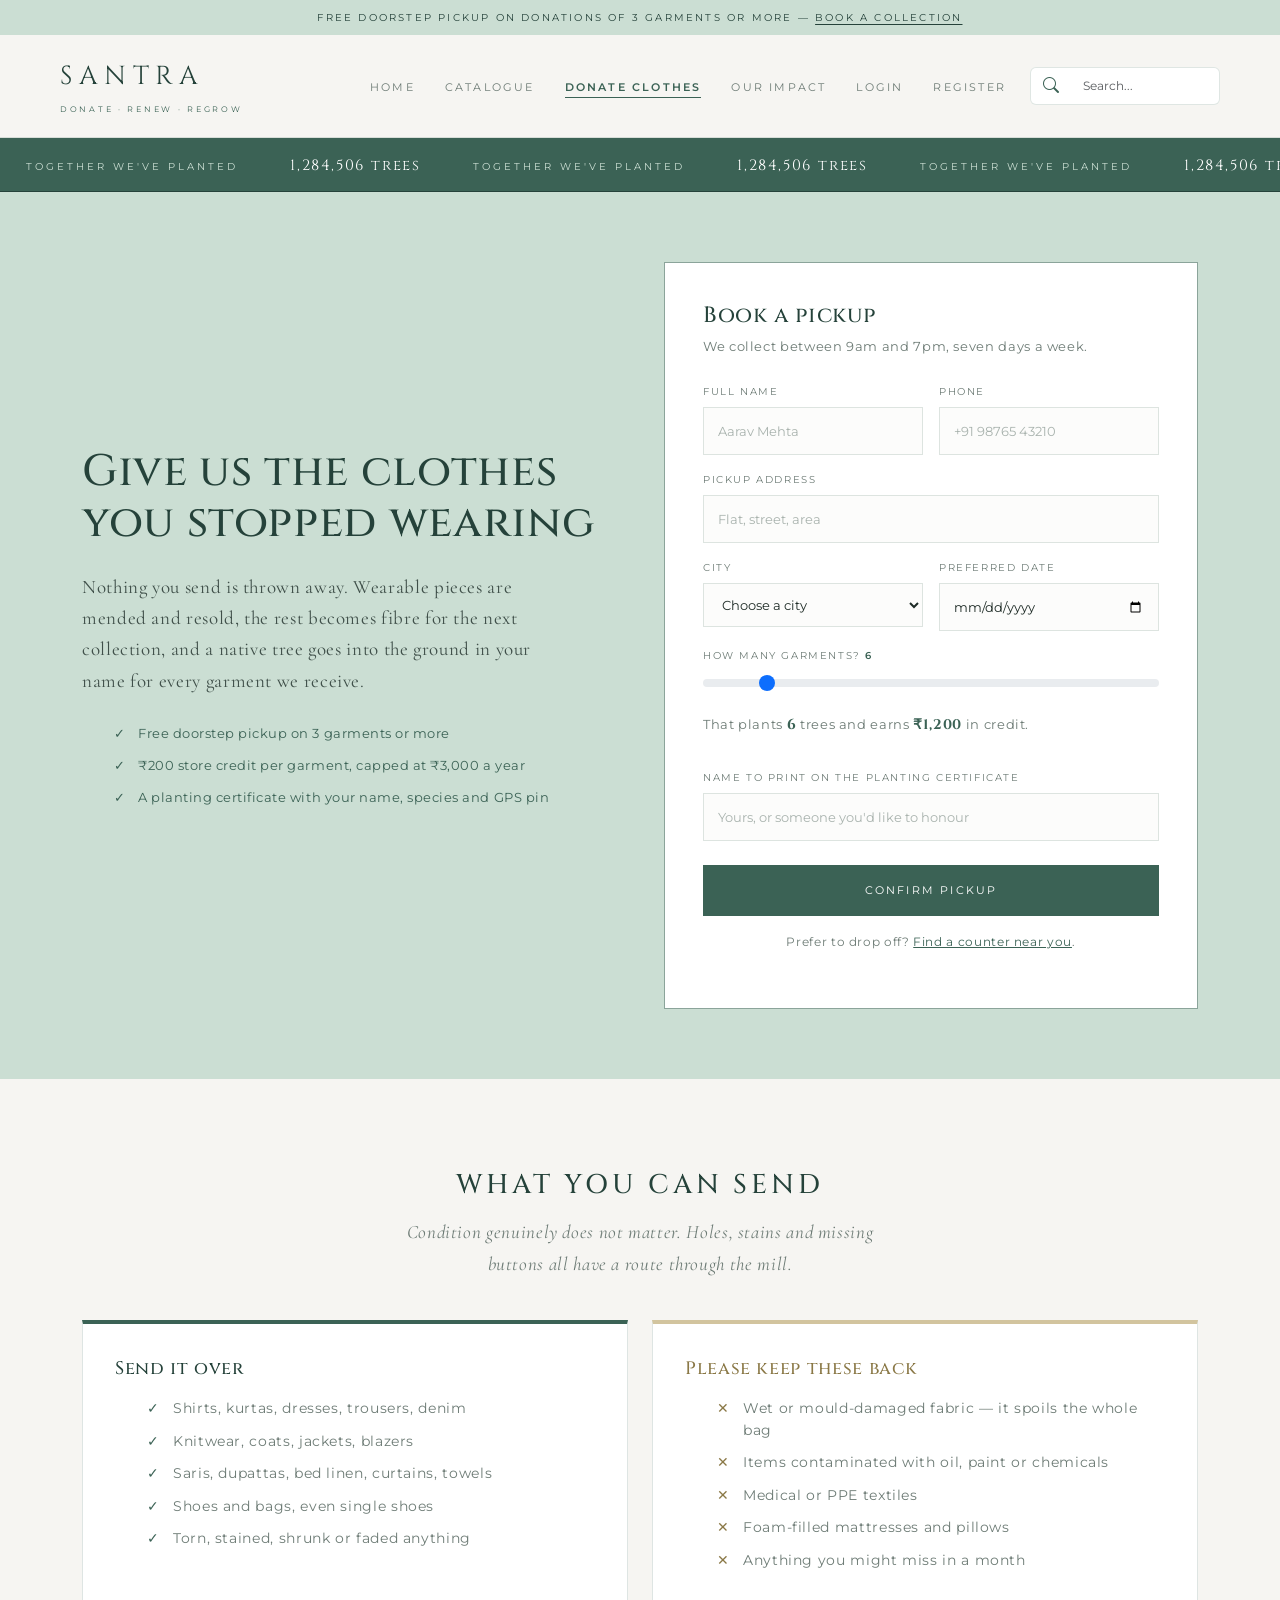
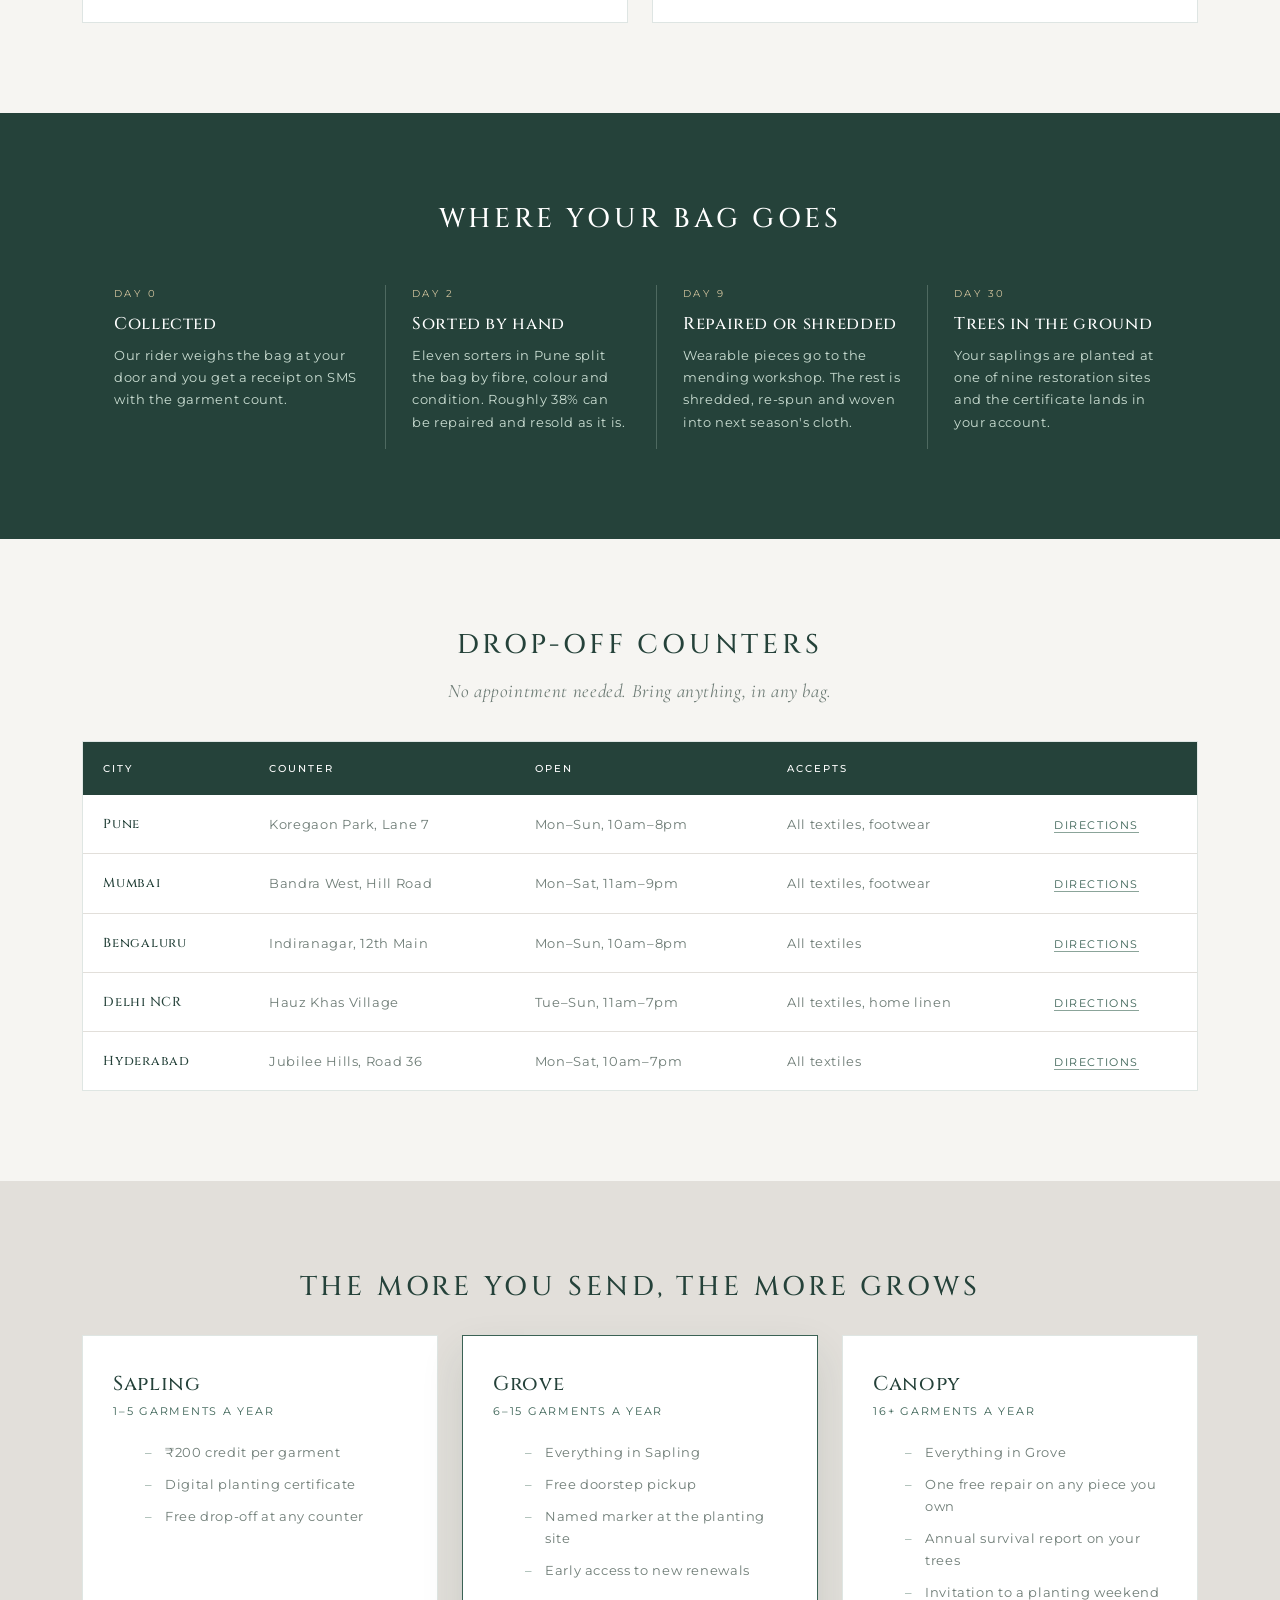
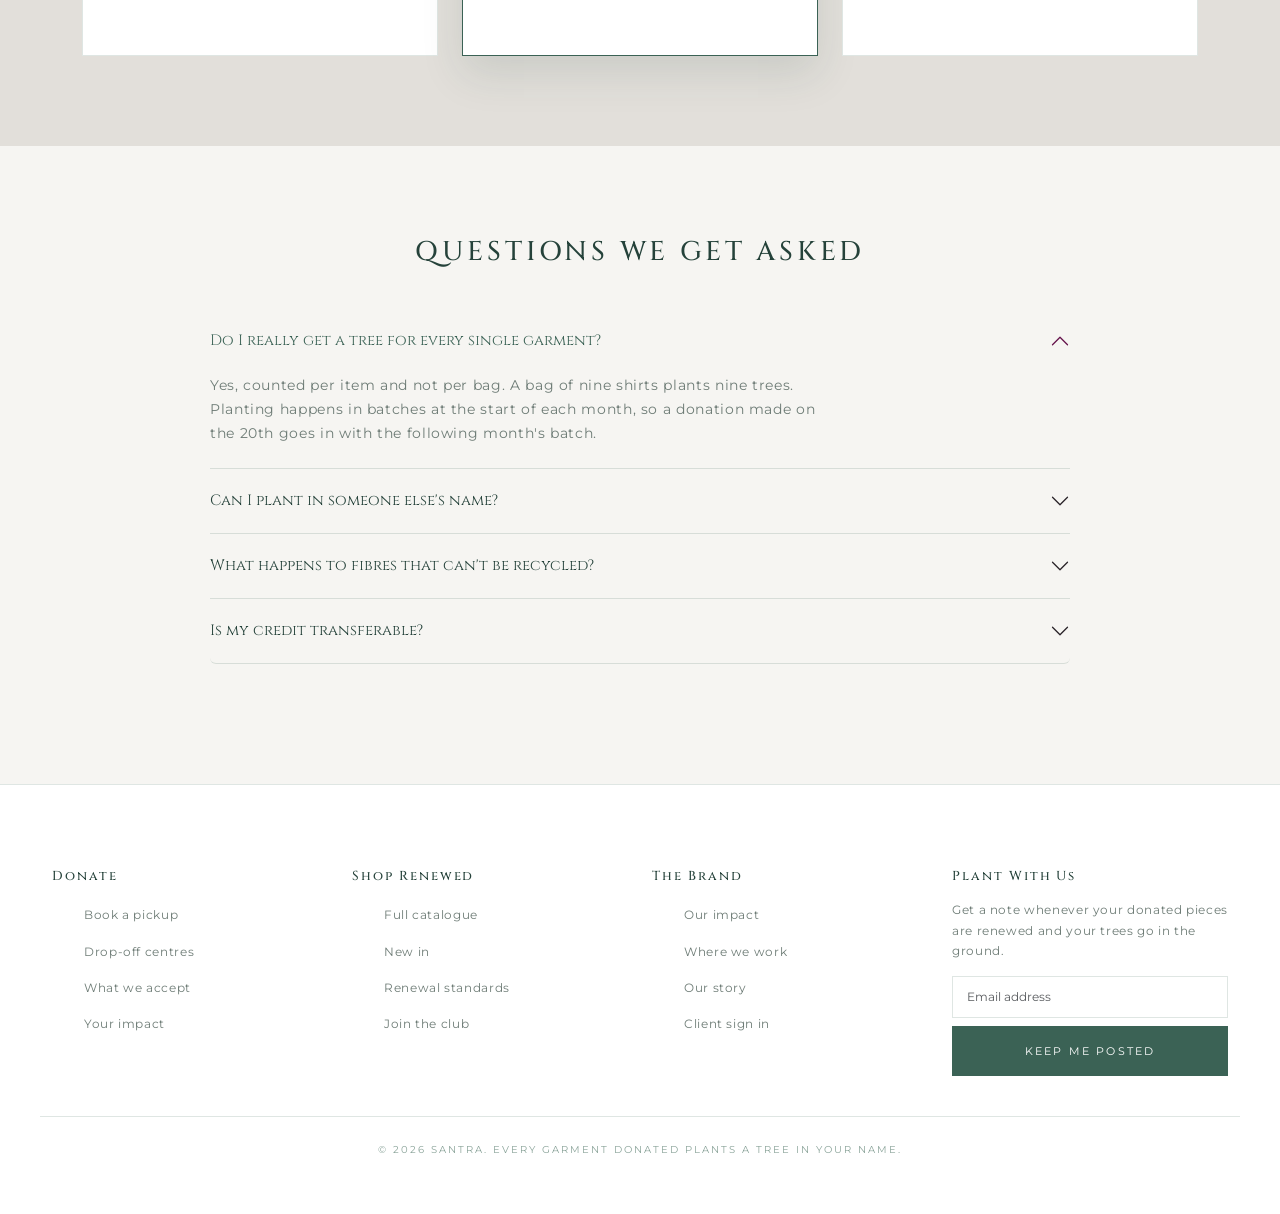
<file: donate.html>
<!DOCTYPE html>
<html lang="en">
<head>
    <meta charset="UTF-8">
    <meta name="viewport" content="width=device-width, initial-scale=1.0">
    <title>SANTRA | Donate Your Clothes</title>
    <link rel="stylesheet" href="https://cdn.jsdelivr.net/npm/bootstrap@5.3.3/dist/css/bootstrap.min.css">
    <link rel="stylesheet" href="https://cdn.jsdelivr.net/npm/bootstrap-icons@1.11.3/font/bootstrap-icons.css">
    <link rel="stylesheet" href="https://fonts.googleapis.com/css2?family=Cinzel:wght@400;500;600&family=Cormorant+Garamond:ital,wght@0,400;1,400&family=Montserrat:wght@300;400;500;600&display=swap">
    <link rel="stylesheet" href="base.css">
    <link rel="stylesheet" href="donate.css">
</head>
<body>

    <div class="promo-strip">
        Free doorstep pickup on donations of 3 garments or more &mdash; <a href="donate.html">book a collection</a>
    </div>

    <header class="site-header">
        <nav class="navbar navbar-expand-lg navbar-light p-0 w-100">
            <div class="container-fluid px-0">
                <div class="brand-logo">
                    <a href="index.html" class="brand-title">Santra</a>
                    <span class="brand-subtitle">Donate &middot; Renew &middot; Regrow</span>
                </div>
                <button class="navbar-toggler" type="button" data-bs-toggle="collapse" data-bs-target="#santraNav" aria-controls="santraNav" aria-expanded="false" aria-label="Toggle navigation">
                    <span class="navbar-toggler-icon"></span>
                </button>
                <div class="collapse navbar-collapse flex-grow-0" id="santraNav">
                    <ul class="nav-links navbar-nav mb-2 mb-lg-0 me-lg-4">
                        <li class="nav-item"><a href="index.html">Home</a></li>
                        <li class="nav-item"><a href="catalogue.html">Catalogue</a></li>
                        <li class="nav-item"><a href="donate.html" class="nav-donate active">Donate Clothes</a></li>
                        <li class="nav-item"><a href="sustainability.html">Our Impact</a></li>
                        <li class="nav-item"><a href="login.html">Login</a></li>
                        <li class="nav-item"><a href="register.html">Register</a></li>
                    </ul>
                    <div class="input-group site-search">
                        <span class="input-group-text"><i class="bi bi-search"></i></span>
                        <label for="siteSearch" class="visually-hidden">Search</label>
                        <input type="search" id="siteSearch" class="form-control" placeholder="Search...">
                    </div>
                </div>
            </div>
        </nav>
    </header>

    <div class="tree-ticker" aria-label="Trees planted by Santra donors so far">
        <div class="ticker-track">
            <span class="label">Together we've planted</span><span>1,284,506 trees</span><span class="label">Together we've planted</span><span>1,284,506 trees</span><span class="label">Together we've planted</span><span>1,284,506 trees</span><span class="label">Together we've planted</span><span>1,284,506 trees</span><span class="label">Together we've planted</span><span>1,284,506 trees</span><span class="label">Together we've planted</span><span>1,284,506 trees</span>
        </div>
    </div>

    <main>
        <section class="donate-hero">
            <div class="container">
                <div class="row g-5 align-items-center">
                    <div class="col-lg-6">
                        <h1 class="donate-title">Give us the clothes<br>you stopped wearing</h1>
                        <p class="donate-lede">Nothing you send is thrown away. Wearable pieces are mended and resold, the rest becomes fibre for the next collection, and a native tree goes into the ground in your name for every garment we receive.</p>
                        <ul class="donate-points">
                            <li>Free doorstep pickup on 3 garments or more</li>
                            <li>&#8377;200 store credit per garment, capped at &#8377;3,000 a year</li>
                            <li>A planting certificate with your name, species and GPS pin</li>
                        </ul>
                    </div>
                    <div class="col-lg-6">
                        <form class="pickup-card" action="#" method="POST">
                            <h2 class="pickup-title">Book a pickup</h2>
                            <p class="pickup-sub">We collect between 9am and 7pm, seven days a week.</p>

                            <div class="row g-3">
                                <div class="col-md-6">
                                    <label class="field-label" for="dname">Full name</label>
                                    <input type="text" id="dname" class="field-input" placeholder="Aarav Mehta" required>
                                </div>
                                <div class="col-md-6">
                                    <label class="field-label" for="dphone">Phone</label>
                                    <input type="tel" id="dphone" class="field-input" placeholder="+91 98765 43210" required>
                                </div>
                                <div class="col-12">
                                    <label class="field-label" for="daddr">Pickup address</label>
                                    <input type="text" id="daddr" class="field-input" placeholder="Flat, street, area" required>
                                </div>
                                <div class="col-md-6">
                                    <label class="field-label" for="dcity">City</label>
                                    <select id="dcity" class="field-input" required>
                                        <option value="">Choose a city</option>
                                        <option>Pune</option>
                                        <option>Mumbai</option>
                                        <option>Bengaluru</option>
                                        <option>Delhi NCR</option>
                                        <option>Hyderabad</option>
                                        <option>Kolkata</option>
                                    </select>
                                </div>
                                <div class="col-md-6">
                                    <label class="field-label" for="ddate">Preferred date</label>
                                    <input type="date" id="ddate" class="field-input" required>
                                </div>
                                <div class="col-12">
                                    <label class="field-label" for="dcount">How many garments? <span id="countValue">6</span></label>
                                    <input type="range" class="form-range" id="dcount" min="1" max="40" value="6">
                                    <p class="pickup-estimate">That plants <strong id="treeEstimate">6</strong> trees and earns <strong id="creditEstimate">&#8377;1,200</strong> in credit.</p>
                                </div>
                                <div class="col-12">
                                    <label class="field-label" for="dtreename">Name to print on the planting certificate</label>
                                    <input type="text" id="dtreename" class="field-input" placeholder="Yours, or someone you'd like to honour">
                                </div>
                            </div>

                            <button type="submit" class="btn-leaf w-100 mt-4">Confirm pickup</button>
                            <p class="pickup-foot">Prefer to drop off? <a href="#centres">Find a counter near you</a>.</p>
                        </form>
                    </div>
                </div>
            </div>
        </section>

        <section class="accepted-section" id="accepted">
            <div class="container">
                <h2 class="section-title text-center">What you can send</h2>
                <p class="section-lede mx-auto text-center accepted-lede">Condition genuinely does not matter. Holes, stains and missing buttons all have a route through the mill.</p>
                <div class="row g-4 mt-2">
                    <div class="col-md-6">
                        <div class="accept-card yes">
                            <h3>Send it over</h3>
                            <ul>
                                <li>Shirts, kurtas, dresses, trousers, denim</li>
                                <li>Knitwear, coats, jackets, blazers</li>
                                <li>Saris, dupattas, bed linen, curtains, towels</li>
                                <li>Shoes and bags, even single shoes</li>
                                <li>Torn, stained, shrunk or faded anything</li>
                            </ul>
                        </div>
                    </div>
                    <div class="col-md-6">
                        <div class="accept-card no">
                            <h3>Please keep these back</h3>
                            <ul>
                                <li>Wet or mould-damaged fabric &mdash; it spoils the whole bag</li>
                                <li>Items contaminated with oil, paint or chemicals</li>
                                <li>Medical or PPE textiles</li>
                                <li>Foam-filled mattresses and pillows</li>
                                <li>Anything you might miss in a month</li>
                            </ul>
                        </div>
                    </div>
                </div>
            </div>
        </section>

        <section class="journey-section">
            <div class="container">
                <h2 class="section-title text-center">Where your bag goes</h2>
                <ol class="journey-list">
                    <li>
                        <span class="journey-day">Day 0</span>
                        <h3>Collected</h3>
                        <p>Our rider weighs the bag at your door and you get a receipt on SMS with the garment count.</p>
                    </li>
                    <li>
                        <span class="journey-day">Day 2</span>
                        <h3>Sorted by hand</h3>
                        <p>Eleven sorters in Pune split the bag by fibre, colour and condition. Roughly 38% can be repaired and resold as it is.</p>
                    </li>
                    <li>
                        <span class="journey-day">Day 9</span>
                        <h3>Repaired or shredded</h3>
                        <p>Wearable pieces go to the mending workshop. The rest is shredded, re-spun and woven into next season's cloth.</p>
                    </li>
                    <li>
                        <span class="journey-day">Day 30</span>
                        <h3>Trees in the ground</h3>
                        <p>Your saplings are planted at one of nine restoration sites and the certificate lands in your account.</p>
                    </li>
                </ol>
            </div>
        </section>

        <section class="centres-section" id="centres">
            <div class="container">
                <h2 class="section-title text-center">Drop-off counters</h2>
                <p class="section-lede mx-auto text-center accepted-lede">No appointment needed. Bring anything, in any bag.</p>
                <div class="table-wrapper">
                    <table class="data-table centres-table">
                        <caption class="visually-hidden">Santra donation drop-off counters and their opening hours</caption>
                        <thead>
                            <tr>
                                <th scope="col">City</th>
                                <th scope="col">Counter</th>
                                <th scope="col">Open</th>
                                <th scope="col">Accepts</th>
                                <th scope="col"></th>
                            </tr>
                        </thead>
                        <tbody>
                            <tr>
                                <th scope="row">Pune</th>
                                <td>Koregaon Park, Lane 7</td>
                                <td>Mon&ndash;Sun, 10am&ndash;8pm</td>
                                <td>All textiles, footwear</td>
                                <td><a href="#" class="centre-link">Directions</a></td>
                            </tr>
                            <tr>
                                <th scope="row">Mumbai</th>
                                <td>Bandra West, Hill Road</td>
                                <td>Mon&ndash;Sat, 11am&ndash;9pm</td>
                                <td>All textiles, footwear</td>
                                <td><a href="#" class="centre-link">Directions</a></td>
                            </tr>
                            <tr>
                                <th scope="row">Bengaluru</th>
                                <td>Indiranagar, 12th Main</td>
                                <td>Mon&ndash;Sun, 10am&ndash;8pm</td>
                                <td>All textiles</td>
                                <td><a href="#" class="centre-link">Directions</a></td>
                            </tr>
                            <tr>
                                <th scope="row">Delhi NCR</th>
                                <td>Hauz Khas Village</td>
                                <td>Tue&ndash;Sun, 11am&ndash;7pm</td>
                                <td>All textiles, home linen</td>
                                <td><a href="#" class="centre-link">Directions</a></td>
                            </tr>
                            <tr>
                                <th scope="row">Hyderabad</th>
                                <td>Jubilee Hills, Road 36</td>
                                <td>Mon&ndash;Sat, 10am&ndash;7pm</td>
                                <td>All textiles</td>
                                <td><a href="#" class="centre-link">Directions</a></td>
                            </tr>
                        </tbody>
                    </table>
                </div>
            </div>
        </section>

        <section class="tiers-section">
            <div class="container">
                <h2 class="section-title text-center">The more you send, the more grows</h2>
                <div class="row g-4 mt-2">
                    <div class="col-md-4">
                        <div class="tier-card">
                            <h3 class="tier-name">Sapling</h3>
                            <p class="tier-range">1&ndash;5 garments a year</p>
                            <ul class="tier-list">
                                <li>&#8377;200 credit per garment</li>
                                <li>Digital planting certificate</li>
                                <li>Free drop-off at any counter</li>
                            </ul>
                        </div>
                    </div>
                    <div class="col-md-4">
                        <div class="tier-card featured">
                            <h3 class="tier-name">Grove</h3>
                            <p class="tier-range">6&ndash;15 garments a year</p>
                            <ul class="tier-list">
                                <li>Everything in Sapling</li>
                                <li>Free doorstep pickup</li>
                                <li>Named marker at the planting site</li>
                                <li>Early access to new renewals</li>
                            </ul>
                        </div>
                    </div>
                    <div class="col-md-4">
                        <div class="tier-card">
                            <h3 class="tier-name">Canopy</h3>
                            <p class="tier-range">16+ garments a year</p>
                            <ul class="tier-list">
                                <li>Everything in Grove</li>
                                <li>One free repair on any piece you own</li>
                                <li>Annual survival report on your trees</li>
                                <li>Invitation to a planting weekend</li>
                            </ul>
                        </div>
                    </div>
                </div>
            </div>
        </section>

        <section class="faq-section">
            <div class="container">
                <h2 class="section-title text-center">Questions we get asked</h2>
                <div class="accordion faq-accordion" id="donateFaq">
                    <div class="accordion-item">
                        <h3 class="accordion-header">
                            <button class="accordion-button" type="button" data-bs-toggle="collapse" data-bs-target="#faq1">Do I really get a tree for every single garment?</button>
                        </h3>
                        <div id="faq1" class="accordion-collapse collapse show" data-bs-parent="#donateFaq">
                            <div class="accordion-body">Yes, counted per item and not per bag. A bag of nine shirts plants nine trees. Planting happens in batches at the start of each month, so a donation made on the 20th goes in with the following month's batch.</div>
                        </div>
                    </div>
                    <div class="accordion-item">
                        <h3 class="accordion-header">
                            <button class="accordion-button collapsed" type="button" data-bs-toggle="collapse" data-bs-target="#faq2">Can I plant in someone else's name?</button>
                        </h3>
                        <div id="faq2" class="accordion-collapse collapse" data-bs-parent="#donateFaq">
                            <div class="accordion-body">You can. Put their name in the certificate field when you book and we'll email the certificate to them instead, with a note saying who donated on their behalf. People use this for birthdays and for memorials.</div>
                        </div>
                    </div>
                    <div class="accordion-item">
                        <h3 class="accordion-header">
                            <button class="accordion-button collapsed" type="button" data-bs-toggle="collapse" data-bs-target="#faq3">What happens to fibres that can't be recycled?</button>
                        </h3>
                        <div id="faq3" class="accordion-collapse collapse" data-bs-parent="#donateFaq">
                            <div class="accordion-body">About 6% of what we receive is blended synthetic that our mill can't process. That fraction goes to a cement kiln for energy recovery rather than to landfill, and we report the exact tonnage in our annual impact report.</div>
                        </div>
                    </div>
                    <div class="accordion-item">
                        <h3 class="accordion-header">
                            <button class="accordion-button collapsed" type="button" data-bs-toggle="collapse" data-bs-target="#faq4">Is my credit transferable?</button>
                        </h3>
                        <div id="faq4" class="accordion-collapse collapse" data-bs-parent="#donateFaq">
                            <div class="accordion-body">Credit sits in your Santra account for 24 months and can be sent to any other account by email address. It can be spent on anything in the catalogue, including repairs of clothes you already own.</div>
                        </div>
                    </div>
                </div>
            </div>
        </section>
    </main>

    <footer class="site-footer">
        <div class="footer-grid row g-4">
            <div class="col-6 col-lg-3">
                <h4 class="footer-head">Donate</h4>
                <ul class="footer-list">
                    <li><a href="donate.html">Book a pickup</a></li>
                    <li><a href="donate.html#centres">Drop-off centres</a></li>
                    <li><a href="donate.html#accepted">What we accept</a></li>
                    <li><a href="sustainability.html#calculator">Your impact</a></li>
                </ul>
            </div>
            <div class="col-6 col-lg-3">
                <h4 class="footer-head">Shop Renewed</h4>
                <ul class="footer-list">
                    <li><a href="catalogue.html">Full catalogue</a></li>
                    <li><a href="catalogue.html">New in</a></li>
                    <li><a href="catalogue.html">Renewal standards</a></li>
                    <li><a href="register.html">Join the club</a></li>
                </ul>
            </div>
            <div class="col-6 col-lg-3">
                <h4 class="footer-head">The Brand</h4>
                <ul class="footer-list">
                    <li><a href="sustainability.html">Our impact</a></li>
                    <li><a href="sustainability.html#sourcing">Where we work</a></li>
                    <li><a href="sustainability.html#milestones">Our story</a></li>
                    <li><a href="login.html">Client sign in</a></li>
                </ul>
            </div>
            <div class="col-12 col-lg-3 footer-signup">
                <h4 class="footer-head">Plant With Us</h4>
                <p class="footer-note">Get a note whenever your donated pieces are renewed and your trees go in the ground.</p>
                <label for="footerEmail" class="visually-hidden">Email address</label>
                <input type="email" id="footerEmail" class="form-control mb-2" placeholder="Email address">
                <button class="btn-leaf w-100" type="button">Keep me posted</button>
            </div>
        </div>
        <div class="footer-base">
            <p class="copyright">&copy; 2026 Santra. Every garment donated plants a tree in your name.</p>
        </div>
    </footer>

    <script src="https://cdn.jsdelivr.net/npm/bootstrap@5.3.3/dist/js/bootstrap.bundle.min.js"></script>
    <script src="donate.js"></script>
</body>
</html>
</file>
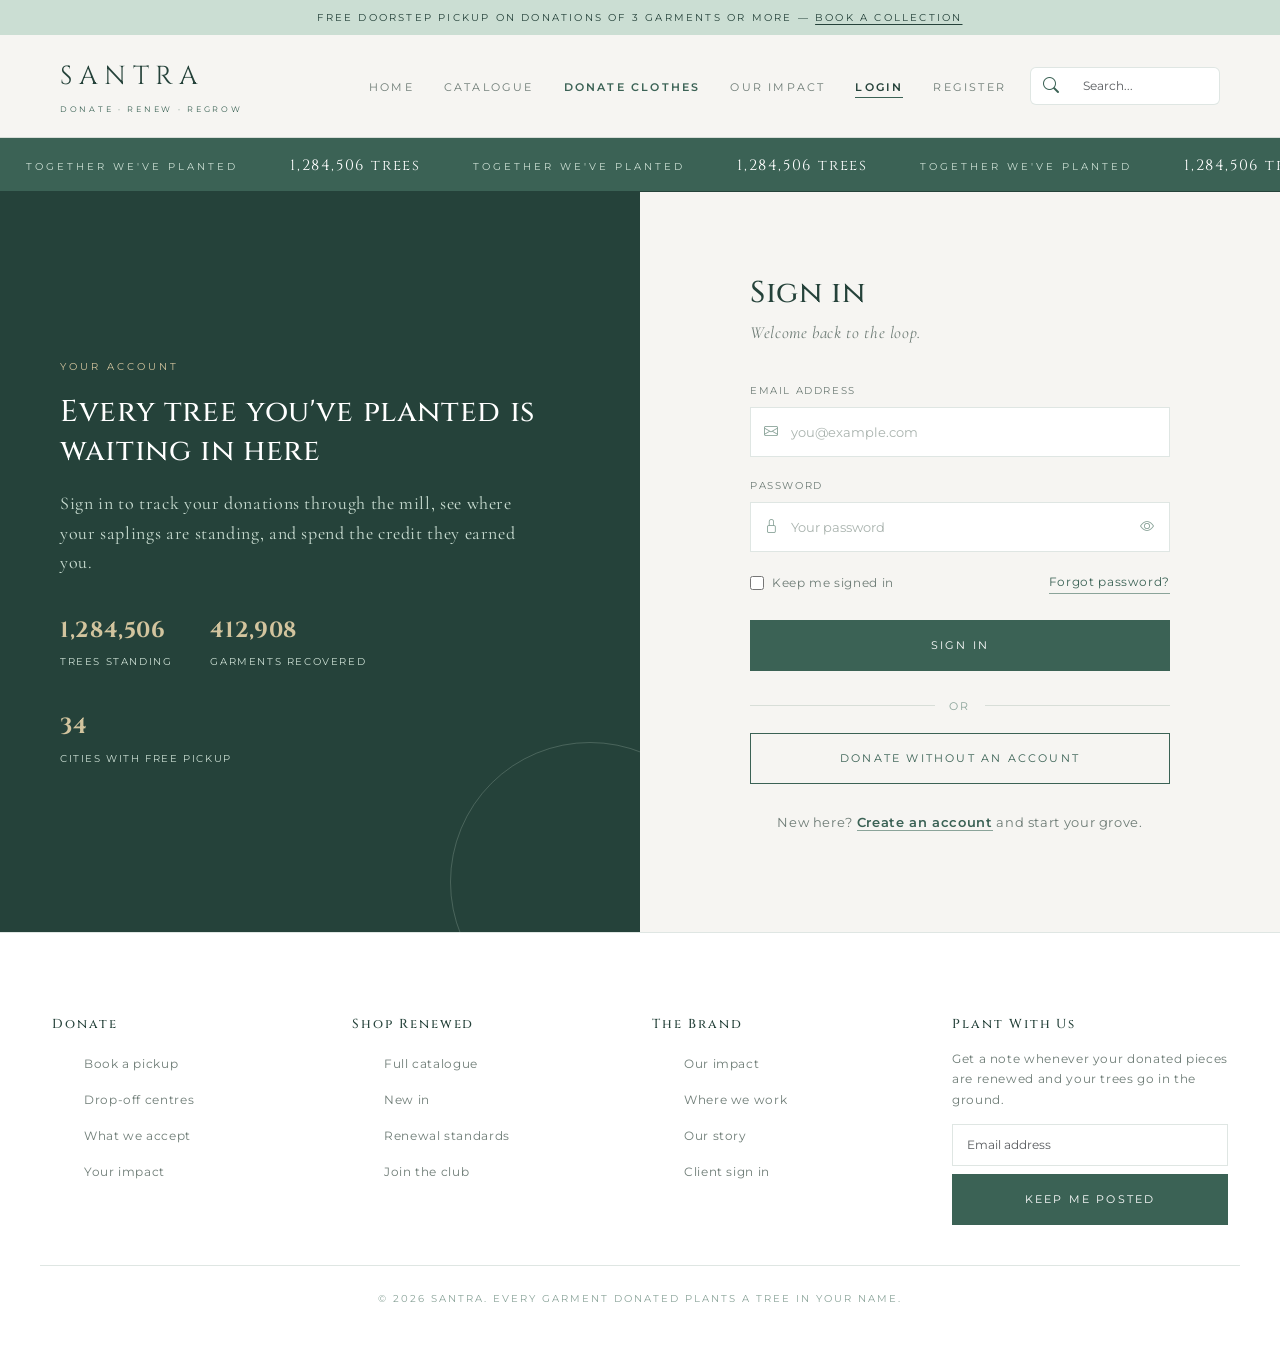
<file: login.html>
<!DOCTYPE html>
<html lang="en">
<head>
    <meta charset="UTF-8">
    <meta name="viewport" content="width=device-width, initial-scale=1.0">
    <title>SANTRA | Sign In</title>
    <link rel="stylesheet" href="https://cdn.jsdelivr.net/npm/bootstrap@5.3.3/dist/css/bootstrap.min.css">
    <link rel="stylesheet" href="https://cdn.jsdelivr.net/npm/bootstrap-icons@1.11.3/font/bootstrap-icons.css">
    <link rel="stylesheet" href="https://fonts.googleapis.com/css2?family=Cinzel:wght@400;500;600&family=Cormorant+Garamond:ital,wght@0,400;1,400&family=Montserrat:wght@300;400;500;600&display=swap">
    <link rel="stylesheet" href="base.css">
    <link rel="stylesheet" href="login.css">
</head>
<body>

    <div class="promo-strip">
        Free doorstep pickup on donations of 3 garments or more &mdash; <a href="donate.html">book a collection</a>
    </div>

    <header class="site-header">
        <nav class="navbar navbar-expand-lg navbar-light p-0 w-100">
            <div class="container-fluid px-0">
                <div class="brand-logo">
                    <a href="index.html" class="brand-title">Santra</a>
                    <span class="brand-subtitle">Donate &middot; Renew &middot; Regrow</span>
                </div>
                <button class="navbar-toggler" type="button" data-bs-toggle="collapse" data-bs-target="#santraNav" aria-controls="santraNav" aria-expanded="false" aria-label="Toggle navigation">
                    <span class="navbar-toggler-icon"></span>
                </button>
                <div class="collapse navbar-collapse flex-grow-0" id="santraNav">
                    <ul class="nav-links navbar-nav mb-2 mb-lg-0 me-lg-4">
                        <li class="nav-item"><a href="index.html">Home</a></li>
                        <li class="nav-item"><a href="catalogue.html">Catalogue</a></li>
                        <li class="nav-item"><a href="donate.html" class="nav-donate">Donate Clothes</a></li>
                        <li class="nav-item"><a href="sustainability.html">Our Impact</a></li>
                        <li class="nav-item"><a href="login.html" class="active">Login</a></li>
                        <li class="nav-item"><a href="register.html">Register</a></li>
                    </ul>
                    <div class="input-group site-search">
                        <span class="input-group-text"><i class="bi bi-search"></i></span>
                        <label for="siteSearch" class="visually-hidden">Search</label>
                        <input type="search" id="siteSearch" class="form-control" placeholder="Search...">
                    </div>
                </div>
            </div>
        </nav>
    </header>

    <div class="tree-ticker" aria-label="Trees planted by Santra donors so far">
        <div class="ticker-track">
            <span class="label">Together we've planted</span><span>1,284,506 trees</span><span class="label">Together we've planted</span><span>1,284,506 trees</span><span class="label">Together we've planted</span><span>1,284,506 trees</span><span class="label">Together we've planted</span><span>1,284,506 trees</span><span class="label">Together we've planted</span><span>1,284,506 trees</span><span class="label">Together we've planted</span><span>1,284,506 trees</span>
        </div>
    </div>

    <main class="auth-split">
        <section class="auth-aside">
            <div class="auth-aside-inner">
                <p class="auth-aside-eyebrow">Your account</p>
                <h2 class="auth-aside-title">Every tree you've planted is waiting in here</h2>
                <p class="auth-aside-text">Sign in to track your donations through the mill, see where your saplings are standing, and spend the credit they earned you.</p>
                <dl class="auth-aside-stats">
                    <div>
                        <dt>1,284,506</dt>
                        <dd>Trees standing</dd>
                    </div>
                    <div>
                        <dt>412,908</dt>
                        <dd>Garments recovered</dd>
                    </div>
                    <div>
                        <dt>34</dt>
                        <dd>Cities with free pickup</dd>
                    </div>
                </dl>
            </div>
        </section>

        <section class="auth-panel">
            <div class="auth-card">
                <h1 class="auth-title">Sign in</h1>
                <p class="auth-subtitle">Welcome back to the loop.</p>

                <form action="#" method="POST" class="auth-form">
                    <div class="form-group">
                        <label class="form-label" for="email">Email address</label>
                        <div class="input-shell">
                            <i class="bi bi-envelope"></i>
                            <input type="email" id="email" class="form-input" placeholder="you@example.com" autocomplete="email" required>
                        </div>
                    </div>

                    <div class="form-group">
                        <label class="form-label" for="password">Password</label>
                        <div class="input-shell">
                            <i class="bi bi-lock"></i>
                            <input type="password" id="password" class="form-input" placeholder="Your password" autocomplete="current-password" required>
                            <button type="button" class="reveal-btn" data-target="password" aria-label="Show password"><i class="bi bi-eye"></i></button>
                        </div>
                    </div>

                    <div class="form-actions">
                        <label class="remember-me"><input type="checkbox"> Keep me signed in</label>
                        <a href="#" class="forgot-pass">Forgot password?</a>
                    </div>

                    <button type="submit" class="btn-leaf w-100">Sign in</button>
                </form>

                <div class="auth-divider"><span>or</span></div>
                <a href="donate.html" class="btn-leaf-outline w-100">Donate without an account</a>

                <p class="auth-footer">New here? <a href="register.html">Create an account</a> and start your grove.</p>
            </div>
        </section>
    </main>

    <footer class="site-footer">
        <div class="footer-grid row g-4">
            <div class="col-6 col-lg-3">
                <h4 class="footer-head">Donate</h4>
                <ul class="footer-list">
                    <li><a href="donate.html">Book a pickup</a></li>
                    <li><a href="donate.html#centres">Drop-off centres</a></li>
                    <li><a href="donate.html#accepted">What we accept</a></li>
                    <li><a href="sustainability.html#calculator">Your impact</a></li>
                </ul>
            </div>
            <div class="col-6 col-lg-3">
                <h4 class="footer-head">Shop Renewed</h4>
                <ul class="footer-list">
                    <li><a href="catalogue.html">Full catalogue</a></li>
                    <li><a href="catalogue.html">New in</a></li>
                    <li><a href="catalogue.html">Renewal standards</a></li>
                    <li><a href="register.html">Join the club</a></li>
                </ul>
            </div>
            <div class="col-6 col-lg-3">
                <h4 class="footer-head">The Brand</h4>
                <ul class="footer-list">
                    <li><a href="sustainability.html">Our impact</a></li>
                    <li><a href="sustainability.html#sourcing">Where we work</a></li>
                    <li><a href="sustainability.html#milestones">Our story</a></li>
                    <li><a href="login.html">Client sign in</a></li>
                </ul>
            </div>
            <div class="col-12 col-lg-3 footer-signup">
                <h4 class="footer-head">Plant With Us</h4>
                <p class="footer-note">Get a note whenever your donated pieces are renewed and your trees go in the ground.</p>
                <label for="footerEmail" class="visually-hidden">Email address</label>
                <input type="email" id="footerEmail" class="form-control mb-2" placeholder="Email address">
                <button class="btn-leaf w-100" type="button">Keep me posted</button>
            </div>
        </div>
        <div class="footer-base">
            <p class="copyright">&copy; 2026 Santra. Every garment donated plants a tree in your name.</p>
        </div>
    </footer>

    <script src="https://cdn.jsdelivr.net/npm/bootstrap@5.3.3/dist/js/bootstrap.bundle.min.js"></script>
    <script src="auth.js"></script>
</body>
</html>
</file>
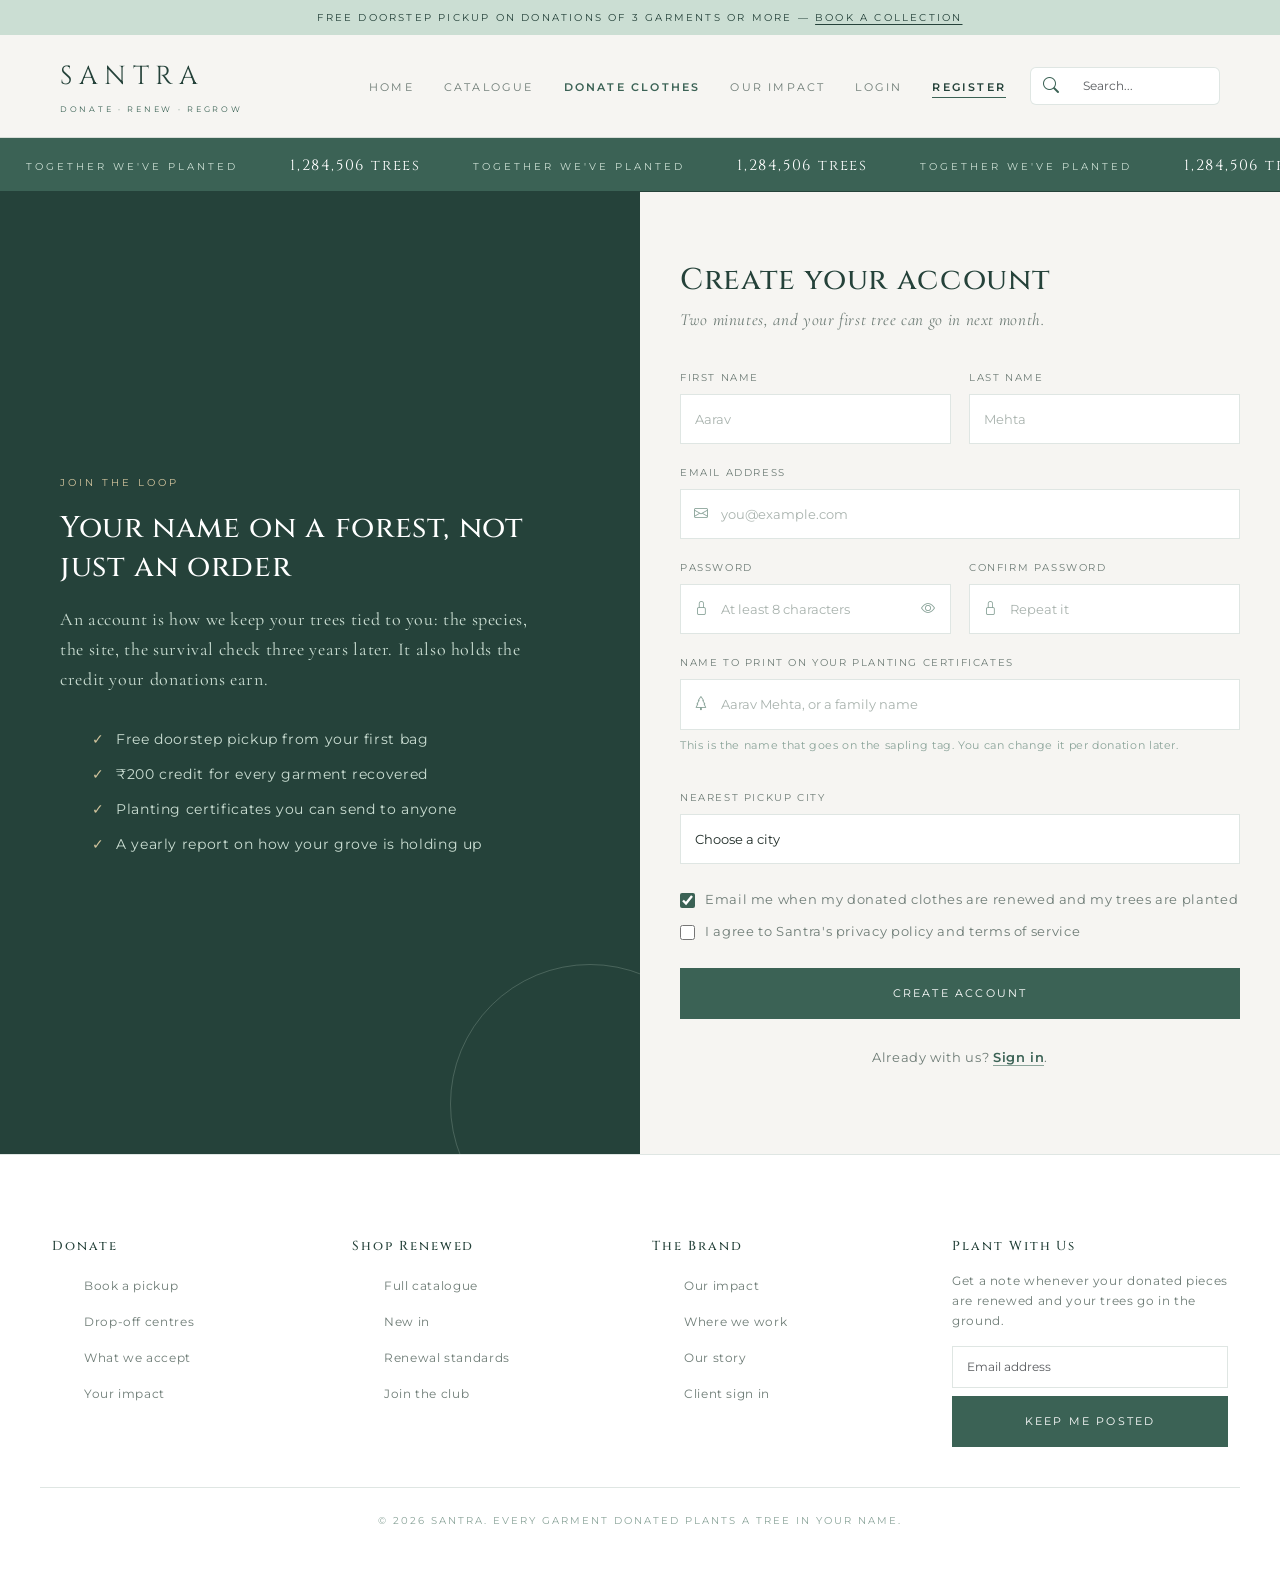
<file: register.html>
<!DOCTYPE html>
<html lang="en">
<head>
    <meta charset="UTF-8">
    <meta name="viewport" content="width=device-width, initial-scale=1.0">
    <title>SANTRA | Create Account</title>
    <link rel="stylesheet" href="https://cdn.jsdelivr.net/npm/bootstrap@5.3.3/dist/css/bootstrap.min.css">
    <link rel="stylesheet" href="https://cdn.jsdelivr.net/npm/bootstrap-icons@1.11.3/font/bootstrap-icons.css">
    <link rel="stylesheet" href="https://fonts.googleapis.com/css2?family=Cinzel:wght@400;500;600&family=Cormorant+Garamond:ital,wght@0,400;1,400&family=Montserrat:wght@300;400;500;600&display=swap">
    <link rel="stylesheet" href="base.css">
    <link rel="stylesheet" href="login.css">
    <link rel="stylesheet" href="register.css">
</head>
<body>

    <div class="promo-strip">
        Free doorstep pickup on donations of 3 garments or more &mdash; <a href="donate.html">book a collection</a>
    </div>

    <header class="site-header">
        <nav class="navbar navbar-expand-lg navbar-light p-0 w-100">
            <div class="container-fluid px-0">
                <div class="brand-logo">
                    <a href="index.html" class="brand-title">Santra</a>
                    <span class="brand-subtitle">Donate &middot; Renew &middot; Regrow</span>
                </div>
                <button class="navbar-toggler" type="button" data-bs-toggle="collapse" data-bs-target="#santraNav" aria-controls="santraNav" aria-expanded="false" aria-label="Toggle navigation">
                    <span class="navbar-toggler-icon"></span>
                </button>
                <div class="collapse navbar-collapse flex-grow-0" id="santraNav">
                    <ul class="nav-links navbar-nav mb-2 mb-lg-0 me-lg-4">
                        <li class="nav-item"><a href="index.html">Home</a></li>
                        <li class="nav-item"><a href="catalogue.html">Catalogue</a></li>
                        <li class="nav-item"><a href="donate.html" class="nav-donate">Donate Clothes</a></li>
                        <li class="nav-item"><a href="sustainability.html">Our Impact</a></li>
                        <li class="nav-item"><a href="login.html">Login</a></li>
                        <li class="nav-item"><a href="register.html" class="active">Register</a></li>
                    </ul>
                    <div class="input-group site-search">
                        <span class="input-group-text"><i class="bi bi-search"></i></span>
                        <label for="siteSearch" class="visually-hidden">Search</label>
                        <input type="search" id="siteSearch" class="form-control" placeholder="Search...">
                    </div>
                </div>
            </div>
        </nav>
    </header>

    <div class="tree-ticker" aria-label="Trees planted by Santra donors so far">
        <div class="ticker-track">
            <span class="label">Together we've planted</span><span>1,284,506 trees</span><span class="label">Together we've planted</span><span>1,284,506 trees</span><span class="label">Together we've planted</span><span>1,284,506 trees</span><span class="label">Together we've planted</span><span>1,284,506 trees</span><span class="label">Together we've planted</span><span>1,284,506 trees</span><span class="label">Together we've planted</span><span>1,284,506 trees</span>
        </div>
    </div>

    <main class="auth-split">
        <section class="auth-aside">
            <div class="auth-aside-inner">
                <p class="auth-aside-eyebrow">Join the loop</p>
                <h2 class="auth-aside-title">Your name on a forest, not just an order</h2>
                <p class="auth-aside-text">An account is how we keep your trees tied to you: the species, the site, the survival check three years later. It also holds the credit your donations earn.</p>
                <ul class="auth-aside-list">
                    <li>Free doorstep pickup from your first bag</li>
                    <li>&#8377;200 credit for every garment recovered</li>
                    <li>Planting certificates you can send to anyone</li>
                    <li>A yearly report on how your grove is holding up</li>
                </ul>
            </div>
        </section>

        <section class="auth-panel">
            <div class="auth-card wide">
                <h1 class="auth-title">Create your account</h1>
                <p class="auth-subtitle">Two minutes, and your first tree can go in next month.</p>

                <form action="#" method="POST" class="auth-form">
                    <div class="form-grid">
                        <div class="form-group">
                            <label class="form-label" for="fname">First name</label>
                            <input type="text" id="fname" class="form-input" placeholder="Aarav" required>
                        </div>
                        <div class="form-group">
                            <label class="form-label" for="lname">Last name</label>
                            <input type="text" id="lname" class="form-input" placeholder="Mehta" required>
                        </div>
                        <div class="form-group full-width">
                            <label class="form-label" for="email">Email address</label>
                            <div class="input-shell">
                                <i class="bi bi-envelope"></i>
                                <input type="email" id="email" class="form-input" placeholder="you@example.com" autocomplete="email" required>
                            </div>
                        </div>
                        <div class="form-group">
                            <label class="form-label" for="password">Password</label>
                            <div class="input-shell">
                                <i class="bi bi-lock"></i>
                                <input type="password" id="password" class="form-input" placeholder="At least 8 characters" autocomplete="new-password" required>
                                <button type="button" class="reveal-btn" data-target="password" aria-label="Show password"><i class="bi bi-eye"></i></button>
                            </div>
                        </div>
                        <div class="form-group">
                            <label class="form-label" for="confirm-password">Confirm password</label>
                            <div class="input-shell">
                                <i class="bi bi-lock"></i>
                                <input type="password" id="confirm-password" class="form-input" placeholder="Repeat it" autocomplete="new-password" required>
                            </div>
                        </div>
                        <div class="form-group full-width">
                            <label class="form-label" for="treename">Name to print on your planting certificates</label>
                            <div class="input-shell">
                                <i class="bi bi-tree"></i>
                                <input type="text" id="treename" class="form-input" placeholder="Aarav Mehta, or a family name">
                            </div>
                            <p class="field-hint">This is the name that goes on the sapling tag. You can change it per donation later.</p>
                        </div>
                        <div class="form-group full-width">
                            <label class="form-label" for="city">Nearest pickup city</label>
                            <select id="city" class="form-input" required>
                                <option value="">Choose a city</option>
                                <option>Pune</option>
                                <option>Mumbai</option>
                                <option>Bengaluru</option>
                                <option>Delhi NCR</option>
                                <option>Hyderabad</option>
                                <option>Kolkata</option>
                                <option>Not listed yet</option>
                            </select>
                        </div>
                    </div>

                    <div class="consent-group">
                        <label class="consent"><input type="checkbox" checked> Email me when my donated clothes are renewed and my trees are planted</label>
                        <label class="consent"><input type="checkbox" required> I agree to Santra's privacy policy and terms of service</label>
                    </div>

                    <button type="submit" class="btn-leaf w-100">Create account</button>
                </form>

                <p class="auth-footer">Already with us? <a href="login.html">Sign in</a>.</p>
            </div>
        </section>
    </main>

    <footer class="site-footer">
        <div class="footer-grid row g-4">
            <div class="col-6 col-lg-3">
                <h4 class="footer-head">Donate</h4>
                <ul class="footer-list">
                    <li><a href="donate.html">Book a pickup</a></li>
                    <li><a href="donate.html#centres">Drop-off centres</a></li>
                    <li><a href="donate.html#accepted">What we accept</a></li>
                    <li><a href="sustainability.html#calculator">Your impact</a></li>
                </ul>
            </div>
            <div class="col-6 col-lg-3">
                <h4 class="footer-head">Shop Renewed</h4>
                <ul class="footer-list">
                    <li><a href="catalogue.html">Full catalogue</a></li>
                    <li><a href="catalogue.html">New in</a></li>
                    <li><a href="catalogue.html">Renewal standards</a></li>
                    <li><a href="register.html">Join the club</a></li>
                </ul>
            </div>
            <div class="col-6 col-lg-3">
                <h4 class="footer-head">The Brand</h4>
                <ul class="footer-list">
                    <li><a href="sustainability.html">Our impact</a></li>
                    <li><a href="sustainability.html#sourcing">Where we work</a></li>
                    <li><a href="sustainability.html#milestones">Our story</a></li>
                    <li><a href="login.html">Client sign in</a></li>
                </ul>
            </div>
            <div class="col-12 col-lg-3 footer-signup">
                <h4 class="footer-head">Plant With Us</h4>
                <p class="footer-note">Get a note whenever your donated pieces are renewed and your trees go in the ground.</p>
                <label for="footerEmail" class="visually-hidden">Email address</label>
                <input type="email" id="footerEmail" class="form-control mb-2" placeholder="Email address">
                <button class="btn-leaf w-100" type="button">Keep me posted</button>
            </div>
        </div>
        <div class="footer-base">
            <p class="copyright">&copy; 2026 Santra. Every garment donated plants a tree in your name.</p>
        </div>
    </footer>

    <script src="https://cdn.jsdelivr.net/npm/bootstrap@5.3.3/dist/js/bootstrap.bundle.min.js"></script>
    <script src="auth.js"></script>
</body>
</html>
</file>
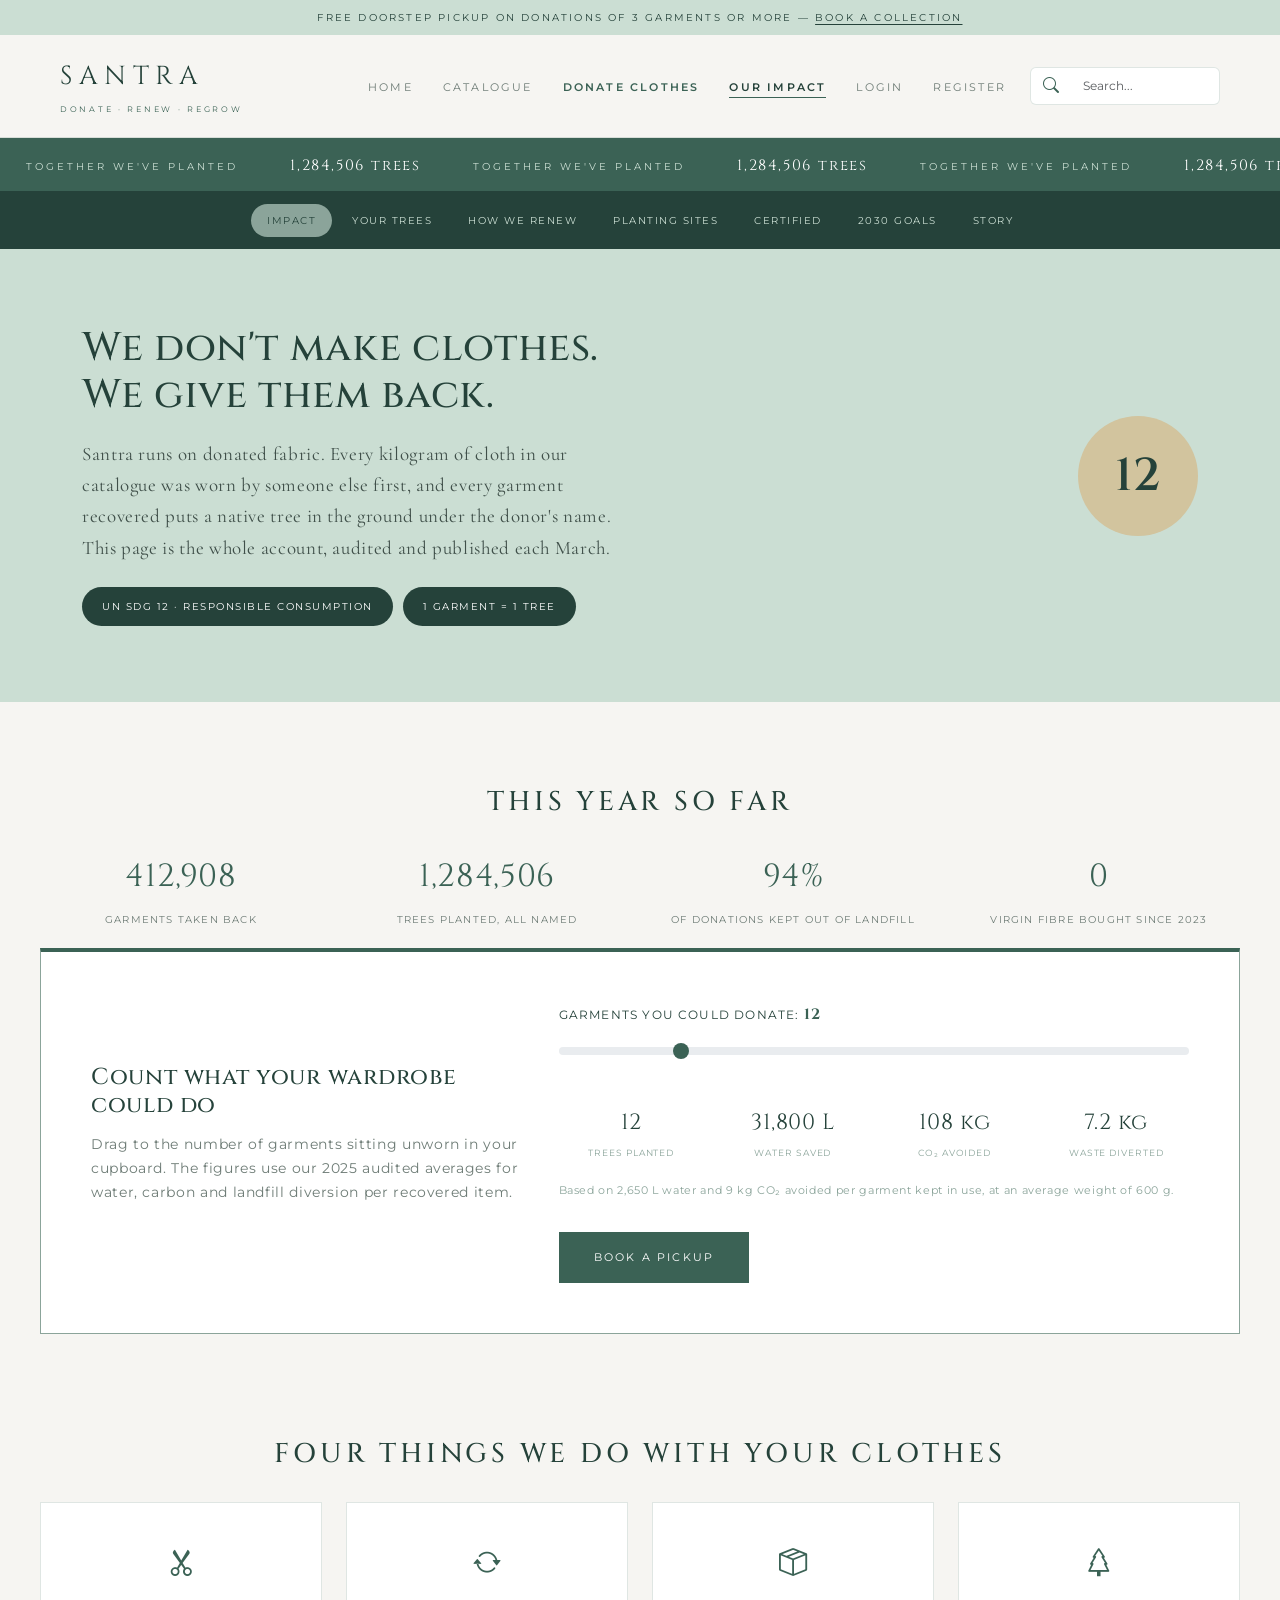
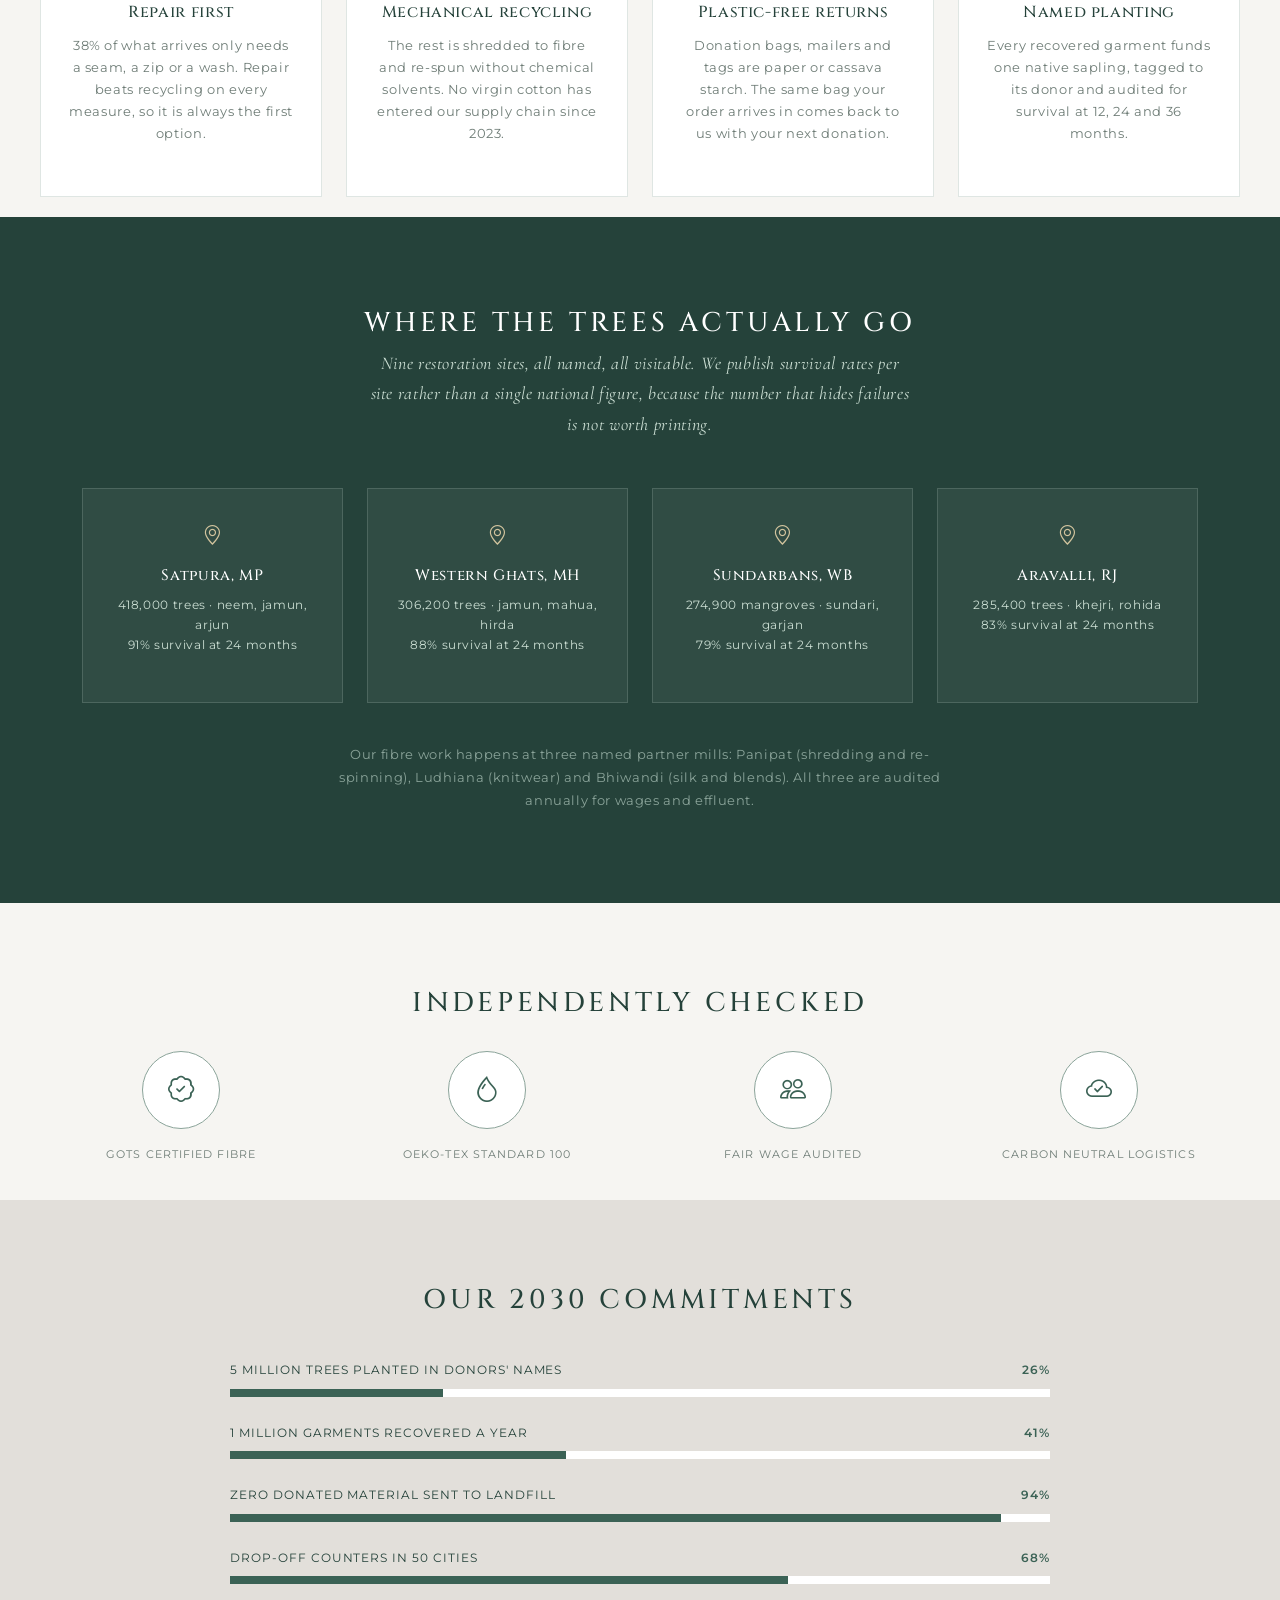
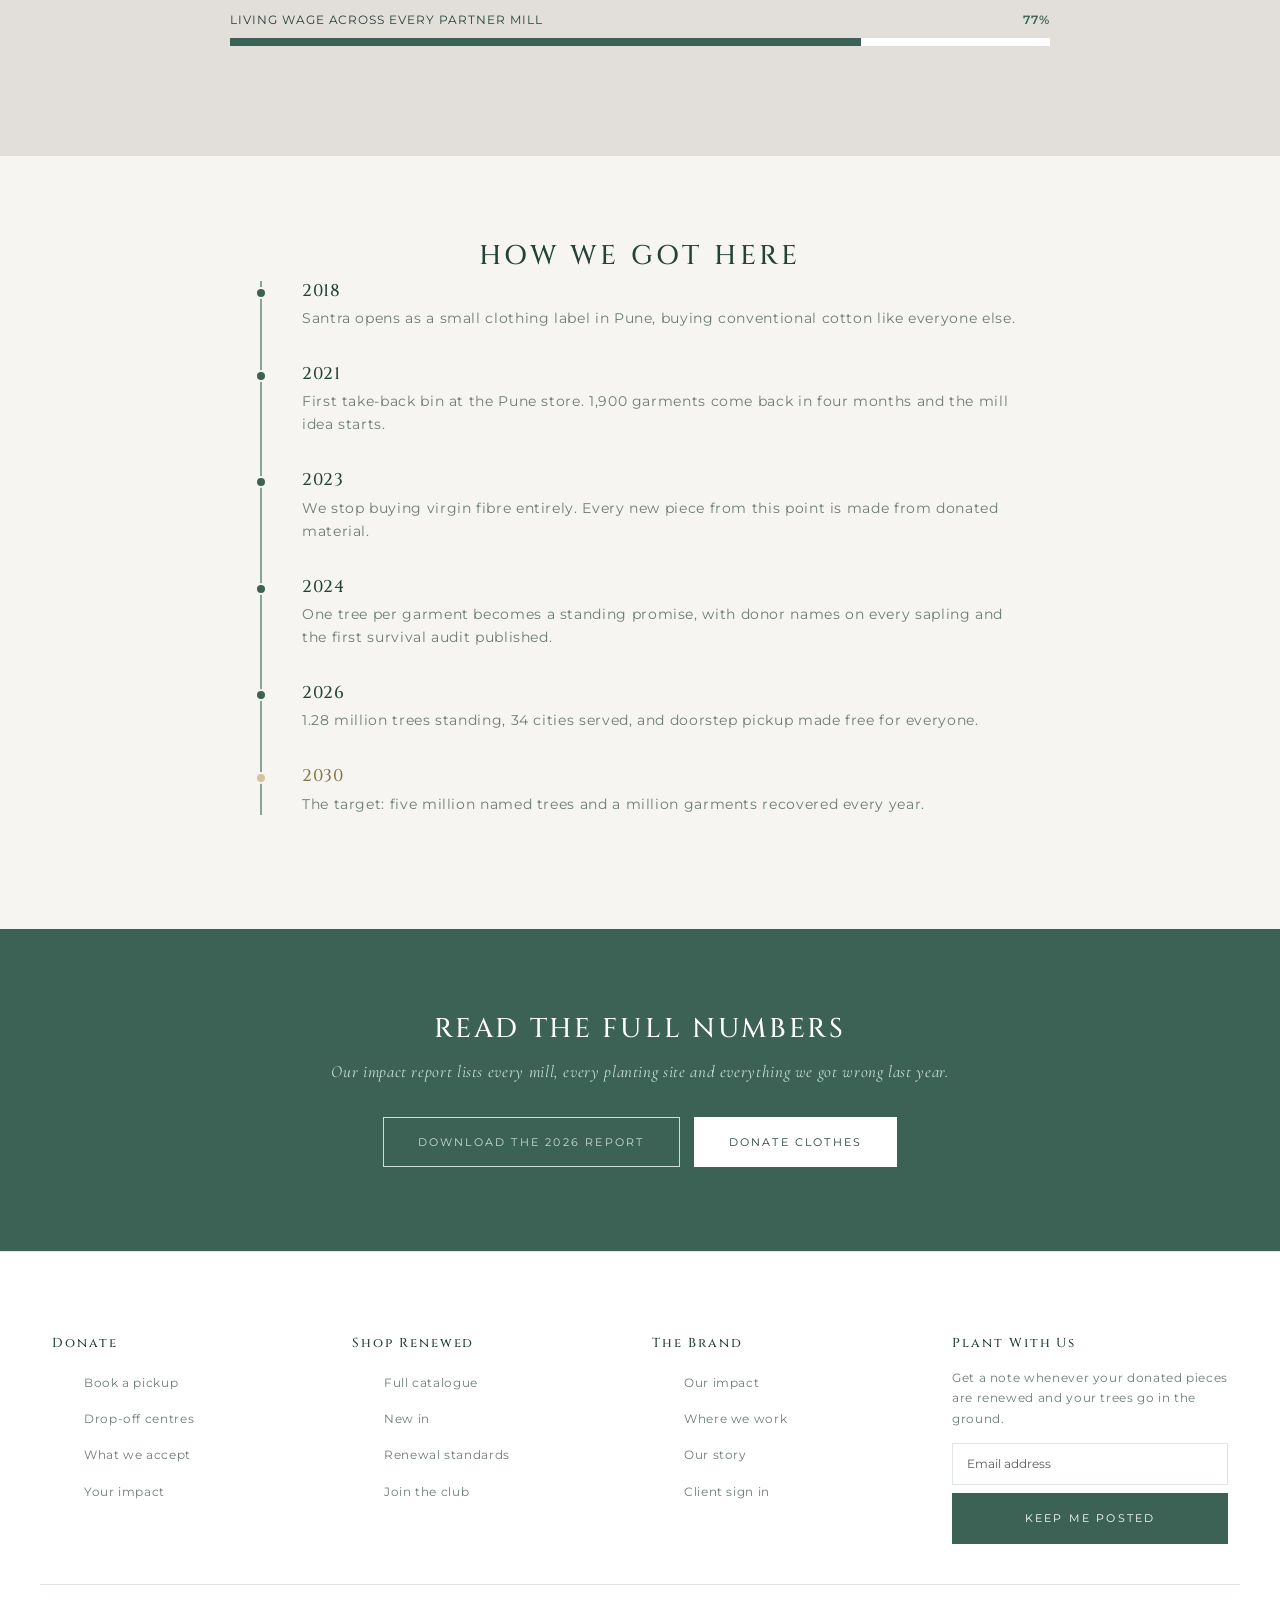
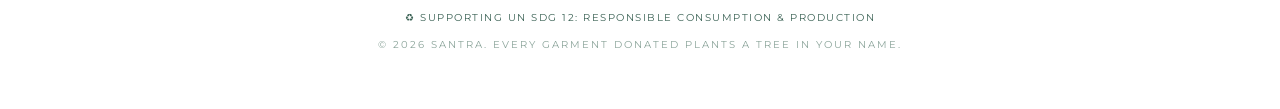
<file: sustainability.html>
<!DOCTYPE html>
<html lang="en">
<head>
    <meta charset="UTF-8">
    <meta name="viewport" content="width=device-width, initial-scale=1.0">
    <title>SANTRA | Our Impact</title>
    <link rel="stylesheet" href="https://cdn.jsdelivr.net/npm/bootstrap@5.3.3/dist/css/bootstrap.min.css">
    <link rel="stylesheet" href="https://cdn.jsdelivr.net/npm/bootstrap-icons@1.11.3/font/bootstrap-icons.css">
    <link rel="stylesheet" href="https://fonts.googleapis.com/css2?family=Cinzel:wght@400;500;600&family=Cormorant+Garamond:ital,wght@0,400;1,400&family=Montserrat:wght@300;400;500;600&display=swap">
    <link rel="stylesheet" href="base.css">
    <link rel="stylesheet" href="sustainability.css">
</head>
<body>

    <div class="promo-strip">
        Free doorstep pickup on donations of 3 garments or more &mdash; <a href="donate.html">book a collection</a>
    </div>

    <header class="site-header">
        <nav class="navbar navbar-expand-lg navbar-light p-0 w-100">
            <div class="container-fluid px-0">
                <div class="brand-logo">
                    <a href="index.html" class="brand-title">Santra</a>
                    <span class="brand-subtitle">Donate &middot; Renew &middot; Regrow</span>
                </div>
                <button class="navbar-toggler" type="button" data-bs-toggle="collapse" data-bs-target="#santraNav" aria-controls="santraNav" aria-expanded="false" aria-label="Toggle navigation">
                    <span class="navbar-toggler-icon"></span>
                </button>
                <div class="collapse navbar-collapse flex-grow-0" id="santraNav">
                    <ul class="nav-links navbar-nav mb-2 mb-lg-0 me-lg-4">
                        <li class="nav-item"><a href="index.html">Home</a></li>
                        <li class="nav-item"><a href="catalogue.html">Catalogue</a></li>
                        <li class="nav-item"><a href="donate.html" class="nav-donate">Donate Clothes</a></li>
                        <li class="nav-item"><a href="sustainability.html" class="active">Our Impact</a></li>
                        <li class="nav-item"><a href="login.html">Login</a></li>
                        <li class="nav-item"><a href="register.html">Register</a></li>
                    </ul>
                    <div class="input-group site-search">
                        <span class="input-group-text"><i class="bi bi-search"></i></span>
                        <label for="siteSearch" class="visually-hidden">Search</label>
                        <input type="search" id="siteSearch" class="form-control" placeholder="Search...">
                    </div>
                </div>
            </div>
        </nav>
    </header>

    <div class="tree-ticker" aria-label="Trees planted by Santra donors so far">
        <div class="ticker-track">
            <span class="label">Together we've planted</span><span>1,284,506 trees</span><span class="label">Together we've planted</span><span>1,284,506 trees</span><span class="label">Together we've planted</span><span>1,284,506 trees</span><span class="label">Together we've planted</span><span>1,284,506 trees</span><span class="label">Together we've planted</span><span>1,284,506 trees</span><span class="label">Together we've planted</span><span>1,284,506 trees</span>
        </div>
    </div>

    <nav class="subnav" aria-label="Impact sections">
        <div class="container">
            <ul class="nav subnav-pills justify-content-center">
                <li class="nav-item"><a class="nav-link active" href="#impact">Impact</a></li>
                <li class="nav-item"><a class="nav-link" href="#calculator">Your trees</a></li>
                <li class="nav-item"><a class="nav-link" href="#pillars">How we renew</a></li>
                <li class="nav-item"><a class="nav-link" href="#sourcing">Planting sites</a></li>
                <li class="nav-item"><a class="nav-link" href="#certifications">Certified</a></li>
                <li class="nav-item"><a class="nav-link" href="#goals">2030 goals</a></li>
                <li class="nav-item"><a class="nav-link" href="#milestones">Story</a></li>
            </ul>
        </div>
    </nav>

    <main>
        <section class="sdg-hero">
            <div class="container">
                <div class="row align-items-center g-4">
                    <div class="col-lg-8">
                        <h1 class="sdg-hero-title">We don't make clothes.<br>We give them back.</h1>
                        <p class="sdg-hero-desc">Santra runs on donated fabric. Every kilogram of cloth in our catalogue was worn by someone else first, and every garment recovered puts a native tree in the ground under the donor's name. This page is the whole account, audited and published each March.</p>
                        <div class="claim-row">
                            <span class="claim-badge">UN SDG 12 &middot; Responsible consumption</span>
                            <span class="claim-badge">1 garment = 1 tree</span>
                        </div>
                    </div>
                    <div class="col-lg-4 text-lg-end">
                        <div class="sdg-badge-lg">12</div>
                    </div>
                </div>
            </div>
        </section>

        <section class="section-container" id="impact">
            <h2 class="section-title text-center">This year so far</h2>
            <div class="row g-4 mt-2">
                <div class="col-6 col-lg-3 impact-stat">
                    <div class="stat-number-lg">412,908</div>
                    <div class="stat-label-dark">Garments taken back</div>
                </div>
                <div class="col-6 col-lg-3 impact-stat">
                    <div class="stat-number-lg">1,284,506</div>
                    <div class="stat-label-dark">Trees planted, all named</div>
                </div>
                <div class="col-6 col-lg-3 impact-stat">
                    <div class="stat-number-lg">94%</div>
                    <div class="stat-label-dark">Of donations kept out of landfill</div>
                </div>
                <div class="col-6 col-lg-3 impact-stat">
                    <div class="stat-number-lg">0</div>
                    <div class="stat-label-dark">Virgin fibre bought since 2023</div>
                </div>
            </div>
        </section>

        <section class="section-container pt-0" id="calculator">
            <div class="calculator-card">
                <div class="row g-4 align-items-center">
                    <div class="col-lg-5">
                        <h2 class="calc-title">Count what your wardrobe could do</h2>
                        <p class="calc-desc">Drag to the number of garments sitting unworn in your cupboard. The figures use our 2025 audited averages for water, carbon and landfill diversion per recovered item.</p>
                    </div>
                    <div class="col-lg-7">
                        <label class="calc-slider-label" for="garments">Garments you could donate: <strong id="garmentCount">12</strong></label>
                        <input type="range" class="form-range" id="garments" min="1" max="60" value="12">
                        <div class="row g-3 mt-3 text-center">
                            <div class="col-6 col-md-3">
                                <div class="calc-result-number" id="resTrees">12</div>
                                <div class="calc-result-label">Trees planted</div>
                            </div>
                            <div class="col-6 col-md-3">
                                <div class="calc-result-number" id="resWater">31,800 L</div>
                                <div class="calc-result-label">Water saved</div>
                            </div>
                            <div class="col-6 col-md-3">
                                <div class="calc-result-number" id="resCo2">108 kg</div>
                                <div class="calc-result-label">CO&#8322; avoided</div>
                            </div>
                            <div class="col-6 col-md-3">
                                <div class="calc-result-number" id="resWaste">7.2 kg</div>
                                <div class="calc-result-label">Waste diverted</div>
                            </div>
                        </div>
                        <p class="calc-footnote">Based on 2,650 L water and 9 kg CO&#8322; avoided per garment kept in use, at an average weight of 600 g.</p>
                        <a href="donate.html" class="btn-leaf mt-3">Book a pickup</a>
                    </div>
                </div>
            </div>
        </section>

        <section class="section-container" id="pillars">
            <h2 class="section-title text-center">Four things we do with your clothes</h2>
            <div class="row g-4 mt-2">
                <div class="col-md-6 col-lg-3">
                    <div class="pillar-card">
                        <i class="bi bi-scissors pillar-icon"></i>
                        <h3 class="pillar-title">Repair first</h3>
                        <p class="pillar-desc">38% of what arrives only needs a seam, a zip or a wash. Repair beats recycling on every measure, so it is always the first option.</p>
                    </div>
                </div>
                <div class="col-md-6 col-lg-3">
                    <div class="pillar-card">
                        <i class="bi bi-arrow-repeat pillar-icon"></i>
                        <h3 class="pillar-title">Mechanical recycling</h3>
                        <p class="pillar-desc">The rest is shredded to fibre and re-spun without chemical solvents. No virgin cotton has entered our supply chain since 2023.</p>
                    </div>
                </div>
                <div class="col-md-6 col-lg-3">
                    <div class="pillar-card">
                        <i class="bi bi-box-seam pillar-icon"></i>
                        <h3 class="pillar-title">Plastic-free returns</h3>
                        <p class="pillar-desc">Donation bags, mailers and tags are paper or cassava starch. The same bag your order arrives in comes back to us with your next donation.</p>
                    </div>
                </div>
                <div class="col-md-6 col-lg-3">
                    <div class="pillar-card">
                        <i class="bi bi-tree pillar-icon"></i>
                        <h3 class="pillar-title">Named planting</h3>
                        <p class="pillar-desc">Every recovered garment funds one native sapling, tagged to its donor and audited for survival at 12, 24 and 36 months.</p>
                    </div>
                </div>
            </div>
        </section>

        <section class="sourcing-section" id="sourcing">
            <div class="container">
                <h2 class="section-title light text-center">Where the trees actually go</h2>
                <p class="sourcing-intro">Nine restoration sites, all named, all visitable. We publish survival rates per site rather than a single national figure, because the number that hides failures is not worth printing.</p>
                <div class="row g-4 mt-4">
                    <div class="col-md-6 col-lg-3">
                        <div class="sourcing-card">
                            <i class="bi bi-geo-alt sourcing-icon"></i>
                            <h3 class="sourcing-place">Satpura, MP</h3>
                            <p class="sourcing-detail">418,000 trees &middot; neem, jamun, arjun<br>91% survival at 24 months</p>
                        </div>
                    </div>
                    <div class="col-md-6 col-lg-3">
                        <div class="sourcing-card">
                            <i class="bi bi-geo-alt sourcing-icon"></i>
                            <h3 class="sourcing-place">Western Ghats, MH</h3>
                            <p class="sourcing-detail">306,200 trees &middot; jamun, mahua, hirda<br>88% survival at 24 months</p>
                        </div>
                    </div>
                    <div class="col-md-6 col-lg-3">
                        <div class="sourcing-card">
                            <i class="bi bi-geo-alt sourcing-icon"></i>
                            <h3 class="sourcing-place">Sundarbans, WB</h3>
                            <p class="sourcing-detail">274,900 mangroves &middot; sundari, garjan<br>79% survival at 24 months</p>
                        </div>
                    </div>
                    <div class="col-md-6 col-lg-3">
                        <div class="sourcing-card">
                            <i class="bi bi-geo-alt sourcing-icon"></i>
                            <h3 class="sourcing-place">Aravalli, RJ</h3>
                            <p class="sourcing-detail">285,400 trees &middot; khejri, rohida<br>83% survival at 24 months</p>
                        </div>
                    </div>
                </div>
                <p class="sourcing-mill">Our fibre work happens at three named partner mills: Panipat (shredding and re-spinning), Ludhiana (knitwear) and Bhiwandi (silk and blends). All three are audited annually for wages and effluent.</p>
            </div>
        </section>

        <section class="section-container" id="certifications">
            <h2 class="section-title text-center">Independently checked</h2>
            <div class="row g-4 justify-content-center mt-2">
                <div class="col-6 col-md-3 text-center">
                    <div class="cert-badge"><i class="bi bi-patch-check"></i></div>
                    <p class="cert-name">GOTS certified fibre</p>
                </div>
                <div class="col-6 col-md-3 text-center">
                    <div class="cert-badge"><i class="bi bi-droplet"></i></div>
                    <p class="cert-name">OEKO-TEX Standard 100</p>
                </div>
                <div class="col-6 col-md-3 text-center">
                    <div class="cert-badge"><i class="bi bi-people"></i></div>
                    <p class="cert-name">Fair wage audited</p>
                </div>
                <div class="col-6 col-md-3 text-center">
                    <div class="cert-badge"><i class="bi bi-cloud-check"></i></div>
                    <p class="cert-name">Carbon neutral logistics</p>
                </div>
            </div>
        </section>

        <section class="goals-section" id="goals">
            <div class="container">
                <h2 class="section-title text-center">Our 2030 commitments</h2>
                <div class="goal-row">
                    <div class="goal-label"><span>5 million trees planted in donors' names</span><span>26%</span></div>
                    <div class="progress"><div class="progress-bar" style="width: 26%"></div></div>
                </div>
                <div class="goal-row">
                    <div class="goal-label"><span>1 million garments recovered a year</span><span>41%</span></div>
                    <div class="progress"><div class="progress-bar" style="width: 41%"></div></div>
                </div>
                <div class="goal-row">
                    <div class="goal-label"><span>Zero donated material sent to landfill</span><span>94%</span></div>
                    <div class="progress"><div class="progress-bar" style="width: 94%"></div></div>
                </div>
                <div class="goal-row">
                    <div class="goal-label"><span>Drop-off counters in 50 cities</span><span>68%</span></div>
                    <div class="progress"><div class="progress-bar" style="width: 68%"></div></div>
                </div>
                <div class="goal-row">
                    <div class="goal-label"><span>Living wage across every partner mill</span><span>77%</span></div>
                    <div class="progress"><div class="progress-bar" style="width: 77%"></div></div>
                </div>
            </div>
        </section>

        <section class="section-container" id="milestones">
            <h2 class="section-title text-center">How we got here</h2>
            <ol class="timeline">
                <li class="timeline-item">
                    <h3 class="timeline-year">2018</h3>
                    <p class="timeline-text">Santra opens as a small clothing label in Pune, buying conventional cotton like everyone else.</p>
                </li>
                <li class="timeline-item">
                    <h3 class="timeline-year">2021</h3>
                    <p class="timeline-text">First take-back bin at the Pune store. 1,900 garments come back in four months and the mill idea starts.</p>
                </li>
                <li class="timeline-item">
                    <h3 class="timeline-year">2023</h3>
                    <p class="timeline-text">We stop buying virgin fibre entirely. Every new piece from this point is made from donated material.</p>
                </li>
                <li class="timeline-item">
                    <h3 class="timeline-year">2024</h3>
                    <p class="timeline-text">One tree per garment becomes a standing promise, with donor names on every sapling and the first survival audit published.</p>
                </li>
                <li class="timeline-item">
                    <h3 class="timeline-year">2026</h3>
                    <p class="timeline-text">1.28 million trees standing, 34 cities served, and doorstep pickup made free for everyone.</p>
                </li>
                <li class="timeline-item is-future">
                    <h3 class="timeline-year">2030</h3>
                    <p class="timeline-text">The target: five million named trees and a million garments recovered every year.</p>
                </li>
            </ol>
        </section>

        <section class="sdg-cta">
            <div class="container text-center">
                <h2 class="cta-title">Read the full numbers</h2>
                <p class="cta-desc">Our impact report lists every mill, every planting site and everything we got wrong last year.</p>
                <div class="cta-actions">
                    <a href="#" class="btn-on-dark">Download the 2026 report</a>
                    <a href="donate.html" class="btn-leaf">Donate clothes</a>
                </div>
            </div>
        </section>
    </main>

    <footer class="site-footer">
        <div class="footer-grid row g-4">
            <div class="col-6 col-lg-3">
                <h4 class="footer-head">Donate</h4>
                <ul class="footer-list">
                    <li><a href="donate.html">Book a pickup</a></li>
                    <li><a href="donate.html#centres">Drop-off centres</a></li>
                    <li><a href="donate.html#accepted">What we accept</a></li>
                    <li><a href="sustainability.html#calculator">Your impact</a></li>
                </ul>
            </div>
            <div class="col-6 col-lg-3">
                <h4 class="footer-head">Shop Renewed</h4>
                <ul class="footer-list">
                    <li><a href="catalogue.html">Full catalogue</a></li>
                    <li><a href="catalogue.html">New in</a></li>
                    <li><a href="catalogue.html">Renewal standards</a></li>
                    <li><a href="register.html">Join the club</a></li>
                </ul>
            </div>
            <div class="col-6 col-lg-3">
                <h4 class="footer-head">The Brand</h4>
                <ul class="footer-list">
                    <li><a href="sustainability.html">Our impact</a></li>
                    <li><a href="sustainability.html#sourcing">Where we work</a></li>
                    <li><a href="sustainability.html#milestones">Our story</a></li>
                    <li><a href="login.html">Client sign in</a></li>
                </ul>
            </div>
            <div class="col-12 col-lg-3 footer-signup">
                <h4 class="footer-head">Plant With Us</h4>
                <p class="footer-note">Get a note whenever your donated pieces are renewed and your trees go in the ground.</p>
                <label for="footerEmail" class="visually-hidden">Email address</label>
                <input type="email" id="footerEmail" class="form-control mb-2" placeholder="Email address">
                <button class="btn-leaf w-100" type="button">Keep me posted</button>
            </div>
        </div>
        <div class="footer-base">
            <p class="footer-sdg-note">&#9851; Supporting UN SDG 12: Responsible Consumption &amp; Production</p>
            <p class="copyright">&copy; 2026 Santra. Every garment donated plants a tree in your name.</p>
        </div>
    </footer>

    <script src="https://cdn.jsdelivr.net/npm/bootstrap@5.3.3/dist/js/bootstrap.bundle.min.js"></script>
    <script src="sustainability.js"></script>
</body>
</html>
</file>
<file: base.css>
/* base.css - shared by every page: colours, header, ticker, buttons, tables, footer.
   Link this before the page's own css file. */

:root {
    --forest:      #3B6255;
    --forest-deep: #25423A;
    --sage:        #8BA49A;
    --mint:        #CBDED3;
    --sand:        #D2C49E;
    --sand-ink:    #8A7846;
    --stone:       #E2DFDA;
    --paper:       #F6F5F2;
    --ink:         #1E2B26;
    --muted:       #6E7C76;
    --line:        rgba(59, 98, 85, 0.16);
}

* { margin: 0; padding: 0; box-sizing: border-box; }

body {
    font-family: 'Montserrat', sans-serif;
    background-color: var(--paper);
    color: var(--ink);
    line-height: 1.7;
    letter-spacing: 0.04em;
}

a { color: inherit; }
img { max-width: 100%; }

:focus-visible { outline: 2px solid var(--forest); outline-offset: 3px; }

/* promo strip */
.promo-strip {
    background: var(--mint);
    color: var(--forest-deep);
    text-align: center;
    font-size: 10px;
    text-transform: uppercase;
    letter-spacing: 0.22em;
    padding: 9px 20px;
}
.promo-strip a { color: var(--forest-deep); text-decoration: underline; text-underline-offset: 3px; }

/* header */
.site-header {
    background-color: rgba(246, 245, 242, 0.94);
    backdrop-filter: blur(10px);
    border-bottom: 1px solid var(--line);
    position: sticky;
    top: 0;
    z-index: 1000;
    padding: 20px 60px;
}

.brand-title { font-family: 'Cinzel', serif; font-size: 26px; letter-spacing: 0.25em; text-transform: uppercase; color: var(--forest-deep); text-decoration: none; }
.brand-subtitle { font-size: 8px; text-transform: uppercase; letter-spacing: 0.34em; color: var(--forest); margin-top: 4px; display: block; }

.nav-links { display: flex; list-style: none; gap: 30px; }
.nav-links a {
    font-size: 11px;
    text-transform: uppercase;
    letter-spacing: 0.2em;
    color: var(--muted);
    text-decoration: none;
    padding-bottom: 3px;
    border-bottom: 1px solid transparent;
    transition: color 0.3s ease, border-color 0.3s ease;
}
.nav-links a:hover { color: var(--forest); }
.nav-links a.active { color: var(--forest-deep); font-weight: 600; border-bottom-color: var(--forest); }
.nav-links a.nav-donate { color: var(--forest); font-weight: 600; }

.navbar-toggler { border-color: var(--line); padding: 6px 10px; }
.navbar-toggler:focus { box-shadow: 0 0 0 2px rgba(59, 98, 85, 0.25); }
.navbar-toggler-icon { width: 1.1em; height: 1.1em; }

.site-search { max-width: 190px; }
.site-search .input-group-text { background: #FFF; border: 1px solid var(--line); border-right: none; color: var(--forest); }
.site-search .form-control { border: 1px solid var(--line); border-left: none; background: #FFF; font-size: 12px; }
.site-search .form-control:focus { box-shadow: none; border-color: var(--sage); background: #FFF; }

/* scrolling tree counter */
.tree-ticker {
    background: var(--forest);
    color: #FFF;
    overflow: hidden;
    white-space: nowrap;
    padding: 13px 0;
    border-bottom: 1px solid var(--forest-deep);
}
.ticker-track {
    display: inline-block;
    animation: ticker-scroll 32s linear infinite;
}
.ticker-track span {
    font-family: 'Cinzel', serif;
    font-size: 15px;
    letter-spacing: 0.12em;
    padding: 0 26px;
}
.ticker-track span.label {
    font-family: 'Montserrat', sans-serif;
    font-size: 10px;
    letter-spacing: 0.3em;
    text-transform: uppercase;
    color: var(--mint);
}
@keyframes ticker-scroll {
    from { transform: translateX(0); }
    to   { transform: translateX(-50%); }
}
.tree-ticker:hover .ticker-track { animation-play-state: paused; }

/* buttons: three styles share the same shape */
.btn-leaf,
.btn-leaf-outline,
.btn-on-dark {
    display: inline-flex;
    align-items: center;
    justify-content: center;
    gap: 10px;
    padding: 15px 34px;
    font-size: 11px;
    text-transform: uppercase;
    letter-spacing: 0.2em;
    text-decoration: none;
    cursor: pointer;
    transition: background 0.35s ease, color 0.35s ease;
}

.btn-leaf { border: 1px solid var(--forest); background: var(--forest); color: #FFF; }
.btn-leaf:hover { background: var(--forest-deep); border-color: var(--forest-deep); color: #FFF; }

.btn-leaf-outline { border: 1px solid var(--forest); background: transparent; color: var(--forest); }
.btn-leaf-outline:hover { background: var(--forest); color: #FFF; }

.btn-on-dark { border: 1px solid var(--mint); background: transparent; color: var(--mint); }
.btn-on-dark:hover { background: var(--mint); color: var(--forest-deep); }

/* section titles */
.section-title {
    font-family: 'Cinzel', serif;
    font-size: 27px;
    letter-spacing: 0.14em;
    text-transform: uppercase;
    color: var(--forest-deep);
}
.section-lede {
    font-family: 'Cormorant Garamond', serif;
    font-style: italic;
    font-size: 19px;
    color: var(--muted);
    max-width: 62ch;
}

/* tables (catalogue standards table and donate centres table) */
.table-wrapper { width: 100%; overflow-x: auto; background: #FFF; border: 1px solid var(--line); text-align: left; }
.data-table { width: 100%; border-collapse: collapse; text-align: left; }
.data-table th { background: var(--forest-deep); color: #FFF; font-size: 10px; text-transform: uppercase; letter-spacing: 0.2em; padding: 18px 20px; font-weight: 500; }
.data-table tbody th { background: #FFF; color: var(--forest-deep); font-family: 'Cinzel', serif; font-size: 13px; letter-spacing: 0.06em; text-transform: none; border-bottom: 1px solid var(--stone); }
.data-table td { padding: 18px 20px; border-bottom: 1px solid var(--stone); font-size: 13px; color: var(--muted); }
.data-table tbody tr:hover { background: #FAFBFA; }

/* footer */
.site-footer { background: #FFF; border-top: 1px solid var(--line); padding: 60px 40px 40px; margin-top: 80px; }
.footer-grid { max-width: 1200px; margin: 0 auto 40px; }
.footer-head { font-family: 'Cinzel', serif; font-size: 13px; letter-spacing: 0.15em; color: var(--forest-deep); margin-bottom: 16px; }
.footer-list { list-style: none; }
.footer-list li { margin-bottom: 9px; }
.footer-list a { font-size: 12px; color: var(--muted); text-decoration: none; }
.footer-list a:hover { color: var(--forest); }
.footer-note { font-size: 12px; color: var(--muted); margin-bottom: 14px; }
.footer-signup .form-control { border: 1px solid var(--line); border-radius: 0; font-size: 12px; padding: 11px 14px; }
.footer-signup .form-control:focus { box-shadow: none; border-color: var(--sage); }

.footer-base { border-top: 1px solid var(--line); padding-top: 24px; text-align: center; }
.copyright { font-size: 10px; text-transform: uppercase; letter-spacing: 0.2em; color: var(--sage); }

@media (max-width: 991px) {
    .site-header { padding: 18px 24px; }
    .navbar-collapse { margin-top: 18px; }
    .nav-links { gap: 14px; margin-bottom: 16px; flex-wrap: wrap; }
    .site-search { max-width: 100%; }
    .site-footer { padding: 46px 24px 30px; }
}
</file>
<file: donate.css>
/* donate.css - donate page (needs base.css) */

/* hero + booking form */
.donate-hero { background: var(--mint); padding: 70px 40px; }
.donate-title { font-family: 'Cinzel', serif; font-size: 44px; line-height: 1.15; color: var(--forest-deep); margin-bottom: 22px; }
.donate-lede { font-family: 'Cormorant Garamond', serif; font-size: 19px; line-height: 1.65; color: #3F4F49; max-width: 52ch; margin-bottom: 26px; }
.donate-points { list-style: none; }
.donate-points li { font-size: 13px; color: var(--forest); padding-left: 24px; position: relative; margin-bottom: 10px; letter-spacing: 0.04em; }
.donate-points li::before { content: '\2713'; position: absolute; left: 0; }

.pickup-card { background: #FFF; border: 1px solid var(--sage); padding: 40px 38px; }
.pickup-title { font-family: 'Cinzel', serif; font-size: 22px; color: var(--forest-deep); margin-bottom: 6px; }
.pickup-sub { font-size: 12.5px; color: var(--muted); margin-bottom: 26px; }

.field-label { display: block; font-size: 10px; text-transform: uppercase; letter-spacing: 0.16em; color: var(--muted); margin-bottom: 7px; }
.field-label span { color: var(--forest); font-weight: 600; }
.field-input {
    width: 100%;
    border: 1px solid var(--line);
    background: #FCFCFB;
    padding: 12px 14px;
    font-family: 'Montserrat', sans-serif;
    font-size: 13px;
    color: var(--ink);
    transition: border-color 0.25s ease, background 0.25s ease;
}
.field-input:focus { outline: none; border-color: var(--forest); background: #FFF; }
.field-input::placeholder { color: #A9B3AE; }

.pickup-estimate { font-size: 12.5px; color: var(--muted); margin-top: 10px; }
.pickup-estimate strong { color: var(--forest); font-family: 'Cinzel', serif; font-size: 14px; }
.pickup-foot { font-size: 12px; color: var(--muted); text-align: center; margin-top: 16px; }
.pickup-foot a { color: var(--forest); }

/* accepted */
.accepted-section { padding: 90px 40px; }
.accepted-lede { margin-top: 14px; }
.accept-card { border: 1px solid var(--line); padding: 34px 32px; height: 100%; background: #FFF; }
.accept-card h3 { font-family: 'Cinzel', serif; font-size: 18px; margin-bottom: 18px; }
.accept-card ul { list-style: none; }
.accept-card li { font-size: 13.5px; color: var(--muted); padding-left: 26px; position: relative; margin-bottom: 11px; line-height: 1.6; }
.accept-card.yes { border-top: 4px solid var(--forest); }
.accept-card.yes h3 { color: var(--forest-deep); }
.accept-card.yes li::before { content: '\2713'; position: absolute; left: 0; color: var(--forest); }
.accept-card.no { border-top: 4px solid var(--sand); }
.accept-card.no h3 { color: var(--sand-ink); }
.accept-card.no li::before { content: '\2715'; position: absolute; left: 0; color: var(--sand-ink); }

/* journey */
.journey-section { background: var(--forest-deep); padding: 90px 40px; }
.journey-section .section-title { color: #FFF; margin-bottom: 50px; }
.journey-list { list-style: none; display: grid; grid-template-columns: repeat(4, 1fr); gap: 0; max-width: 1150px; margin: 0 auto; }
.journey-list li { padding: 0 26px; border-left: 1px solid rgba(203, 222, 211, 0.25); }
.journey-list li:first-child { border-left: none; padding-left: 0; }
.journey-day { display: block; font-size: 10px; text-transform: uppercase; letter-spacing: 0.24em; color: var(--sand); margin-bottom: 12px; }
.journey-list h3 { font-family: 'Cinzel', serif; font-size: 17px; color: #FFF; margin-bottom: 10px; }
.journey-list p { font-size: 13px; color: var(--mint); line-height: 1.7; }

/* centres table */
.centres-section { padding: 90px 40px; }
.table-wrapper { margin-top: 34px; }
.centres-table { min-width: 720px; }
.centre-link { font-size: 11px; text-transform: uppercase; letter-spacing: 0.14em; color: var(--forest); text-decoration: none; border-bottom: 1px solid var(--sage); }

/* tiers */
.tiers-section { background: var(--stone); padding: 90px 40px; }
.tier-card { background: #FFF; border: 1px solid var(--line); padding: 36px 30px; height: 100%; }
.tier-card.featured { border: 1px solid var(--forest); box-shadow: 0 18px 40px rgba(37, 66, 58, 0.12); }
.tier-name { font-family: 'Cinzel', serif; font-size: 20px; color: var(--forest-deep); margin-bottom: 6px; }
.tier-range { font-size: 11px; text-transform: uppercase; letter-spacing: 0.16em; color: var(--forest); margin-bottom: 20px; }
.tier-list { list-style: none; }
.tier-list li { font-size: 13px; color: var(--muted); padding-left: 20px; position: relative; margin-bottom: 10px; }
.tier-list li::before { content: '\2013'; position: absolute; left: 0; color: var(--sage); }

/* faq */
.faq-section { padding: 90px 40px 40px; }
.faq-accordion { max-width: 860px; margin: 40px auto 0; }
.faq-accordion .accordion-item { border: none; border-bottom: 1px solid var(--line); background: transparent; }
.faq-accordion .accordion-button {
    background: transparent;
    font-family: 'Cinzel', serif;
    font-size: 15px;
    color: var(--forest-deep);
    padding: 22px 0;
    box-shadow: none;
}
.faq-accordion .accordion-button:not(.collapsed) { color: var(--forest); background: transparent; }
.faq-accordion .accordion-button:focus { box-shadow: none; }
.faq-accordion .accordion-button::after { filter: hue-rotate(90deg); }
.faq-accordion .accordion-body { font-size: 13.5px; color: var(--muted); line-height: 1.8; padding: 0 0 22px; max-width: 70ch; }

@media (max-width: 991px) {
    .journey-list { grid-template-columns: 1fr 1fr; gap: 30px 0; }
    .journey-list li:nth-child(3) { border-left: none; padding-left: 0; }
}
@media (max-width: 768px) {
    .donate-hero, .accepted-section, .journey-section, .centres-section, .tiers-section, .faq-section { padding: 56px 22px; }
    .donate-title { font-size: 32px; }
    .pickup-card { padding: 28px 22px; }
    .journey-list { grid-template-columns: 1fr; }
    .journey-list li { border-left: none; padding-left: 0; }
}
</file>
<file: login.css>
/* login.css - sign in page (needs base.css). register.html also uses this file. */

.auth-split {
    display: grid;
    grid-template-columns: 1fr 1fr;
    min-height: calc(100vh - 160px);
}

/* left panel */
.auth-aside {
    background: var(--forest-deep);
    color: #FFF;
    display: flex;
    align-items: center;
    padding: 70px 60px;
    position: relative;
    overflow: hidden;
}
.auth-aside::after {
    content: '';
    position: absolute;
    right: -90px;
    bottom: -90px;
    width: 280px;
    height: 280px;
    border: 1px solid rgba(203, 222, 211, 0.22);
    border-radius: 50%;
}
.auth-aside-inner { max-width: 44ch; position: relative; z-index: 1; }
.auth-aside-eyebrow { font-size: 10px; text-transform: uppercase; letter-spacing: 0.3em; color: var(--sand); margin-bottom: 18px; }
.auth-aside-title { font-family: 'Cinzel', serif; font-size: 30px; line-height: 1.3; margin-bottom: 18px; }
.auth-aside-text { font-family: 'Cormorant Garamond', serif; font-size: 18px; line-height: 1.65; color: var(--mint); margin-bottom: 34px; }

.auth-aside-stats { display: flex; gap: 38px; flex-wrap: wrap; margin: 0; }
.auth-aside-stats dt { font-family: 'Cinzel', serif; font-size: 22px; color: var(--sand); }
.auth-aside-stats dd { font-size: 10px; text-transform: uppercase; letter-spacing: 0.16em; color: var(--mint); margin: 4px 0 0; }

.auth-aside-list { list-style: none; }
.auth-aside-list li { font-size: 13.5px; color: var(--mint); padding-left: 24px; position: relative; margin-bottom: 12px; }
.auth-aside-list li::before { content: '\2713'; position: absolute; left: 0; color: var(--sand); }

/* right panel */
.auth-panel { display: flex; align-items: center; justify-content: center; padding: 70px 40px; background: var(--paper); }
.auth-card { width: 100%; max-width: 420px; }
.auth-card.wide { max-width: 560px; }
.auth-title { font-family: 'Cinzel', serif; font-size: 30px; color: var(--forest-deep); margin-bottom: 8px; }
.auth-subtitle { font-family: 'Cormorant Garamond', serif; font-style: italic; font-size: 17px; color: var(--muted); margin-bottom: 34px; }

.auth-form .form-group { margin-bottom: 20px; }
.form-label { display: block; font-size: 10px; text-transform: uppercase; letter-spacing: 0.16em; color: var(--muted); margin-bottom: 8px; }

.input-shell { position: relative; display: flex; align-items: center; }
.input-shell > i { position: absolute; left: 14px; font-size: 14px; color: var(--sage); pointer-events: none; }
.input-shell .form-input { padding-left: 40px; }
.reveal-btn { position: absolute; right: 10px; background: none; border: none; color: var(--sage); font-size: 14px; cursor: pointer; padding: 4px 6px; }
.reveal-btn:hover { color: var(--forest); }

.form-input {
    width: 100%;
    border: 1px solid var(--line);
    background: #FFF;
    padding: 13px 14px;
    font-family: 'Montserrat', sans-serif;
    font-size: 13px;
    color: var(--ink);
    transition: border-color 0.25s ease, box-shadow 0.25s ease;
}
.form-input:focus { outline: none; border-color: var(--forest); box-shadow: 0 0 0 3px var(--mint); }
.form-input::placeholder { color: #A9B3AE; }
.field-hint { font-size: 11px; color: var(--sage); margin-top: 7px; line-height: 1.5; }

.form-actions { display: flex; justify-content: space-between; align-items: center; flex-wrap: wrap; gap: 10px; margin-bottom: 26px; }
.remember-me { font-size: 12px; color: var(--muted); display: flex; align-items: center; gap: 8px; cursor: pointer; }
.remember-me input { accent-color: var(--forest); width: 14px; height: 14px; }
.forgot-pass { font-size: 12px; color: var(--forest); text-decoration: none; border-bottom: 1px solid var(--sage); }

.auth-divider { display: flex; align-items: center; gap: 14px; margin: 26px 0 18px; color: var(--sage); font-size: 11px; text-transform: uppercase; letter-spacing: 0.2em; }
.auth-divider::before, .auth-divider::after { content: ''; flex: 1; height: 1px; background: var(--line); }

.auth-footer { text-align: center; font-size: 12.5px; color: var(--muted); margin-top: 28px; }
.auth-footer a { color: var(--forest); font-weight: 600; text-decoration: none; border-bottom: 1px solid var(--sage); }

.site-footer { margin-top: 0; }

@media (max-width: 991px) {
    .auth-split { grid-template-columns: 1fr; }
    .auth-aside { padding: 50px 26px; }
    .auth-aside::after { display: none; }
    .auth-panel { padding: 50px 22px; }
}
</file>
<file: register.css>
/* register.css - only what the register page adds on top of base.css and login.css */

.form-grid {
    display: grid;
    grid-template-columns: 1fr 1fr;
    gap: 0 18px;
}
.form-grid .full-width { grid-column: 1 / -1; }

.consent-group { margin: 6px 0 26px; }
.consent {
    display: flex;
    align-items: flex-start;
    gap: 10px;
    font-size: 12.5px;
    color: var(--muted);
    line-height: 1.6;
    margin-bottom: 12px;
    cursor: pointer;
}
.consent input { accent-color: var(--forest); width: 15px; height: 15px; margin-top: 3px; flex-shrink: 0; }

select.form-input { appearance: none; background-image: none; cursor: pointer; }

@media (max-width: 575px) {
    .form-grid { grid-template-columns: 1fr; }
}
</file>
<file: sustainability.css>
/* sustainability.css - our impact page (needs base.css) */

/* sub nav */
.subnav { background: var(--forest-deep); position: sticky; top: 84px; z-index: 990; }
.subnav-pills { padding: 12px 0; gap: 4px; flex-wrap: nowrap; overflow-x: auto; }
.subnav-pills .nav-link {
    color: var(--mint);
    font-size: 10px;
    text-transform: uppercase;
    letter-spacing: 0.15em;
    padding: 8px 16px;
    border-radius: 100px;
    white-space: nowrap;
}
.subnav-pills .nav-link:hover { color: #FFF; }
.subnav-pills .nav-link.active { background: var(--sage); color: var(--forest-deep); }

/* hero */
.sdg-hero { background: var(--mint); padding: 76px 40px; }
.sdg-hero-title { font-family: 'Cinzel', serif; font-size: 40px; line-height: 1.18; color: var(--forest-deep); margin-bottom: 18px; }
.sdg-hero-desc { font-family: 'Cormorant Garamond', serif; font-size: 19px; line-height: 1.65; color: #3F4F49; max-width: 62ch; margin-bottom: 24px; }
.claim-row { display: flex; flex-wrap: wrap; gap: 10px; }
.claim-badge {
    display: inline-flex;
    align-items: center;
    background: var(--forest-deep);
    color: #FFF;
    font-size: 10px;
    text-transform: uppercase;
    letter-spacing: 0.15em;
    padding: 11px 20px;
    border-radius: 100px;
}
.sdg-badge-lg {
    width: 120px;
    height: 120px;
    background: var(--sand);
    color: var(--forest-deep);
    font-family: 'Cinzel', serif;
    font-size: 46px;
    font-weight: 600;
    display: flex;
    align-items: center;
    justify-content: center;
    border-radius: 50%;
    margin-left: auto;
}

/* section shell */
.section-container { padding: 84px 40px 20px; max-width: 1300px; margin: 0 auto; }
.section-container.pt-0 { padding-top: 20px; }
.section-title.light { color: #FFF; }

/* impact stats */
.impact-stat { text-align: center; }
.stat-number-lg { font-family: 'Cinzel', serif; font-size: 32px; color: var(--forest); margin-bottom: 6px; }
.stat-label-dark { font-size: 10px; text-transform: uppercase; letter-spacing: 0.12em; color: var(--muted); }

/* calculator */
.calculator-card { background: #FFF; border: 1px solid var(--sage); border-top: 4px solid var(--forest); padding: 50px; }
.calc-title { font-family: 'Cinzel', serif; font-size: 23px; color: var(--forest-deep); margin-bottom: 14px; }
.calc-desc { font-size: 13.5px; color: var(--muted); line-height: 1.75; }
.calc-slider-label { font-size: 12px; text-transform: uppercase; letter-spacing: 0.1em; color: var(--forest-deep); display: block; margin-bottom: 12px; }
.calc-slider-label strong { font-family: 'Cinzel', serif; color: var(--forest); font-size: 15px; }
.form-range { accent-color: var(--forest); }
.form-range::-webkit-slider-thumb { background: var(--forest); }
.form-range::-moz-range-thumb { background: var(--forest); }
.calc-result-number { font-family: 'Cinzel', serif; font-size: 22px; color: var(--forest-deep); }
.calc-result-label { font-size: 9px; text-transform: uppercase; letter-spacing: 0.1em; color: var(--sage); margin-top: 4px; }
.calc-footnote { font-size: 10.5px; color: var(--sage); margin-top: 22px; }

/* pillars */
.pillar-card { background: #FFF; border: 1px solid var(--line); padding: 36px 28px; height: 100%; text-align: center; transition: transform 0.3s ease; }
.pillar-card:hover { transform: translateY(-5px); }
.pillar-icon { font-size: 28px; color: var(--forest); margin-bottom: 16px; display: block; }
.pillar-title { font-family: 'Cinzel', serif; font-size: 16px; color: var(--forest-deep); margin-bottom: 12px; }
.pillar-desc { font-size: 13px; color: var(--muted); line-height: 1.7; }

/* planting sites */
.sourcing-section { background: var(--forest-deep); padding: 90px 40px; }
.sourcing-intro { font-family: 'Cormorant Garamond', serif; font-style: italic; font-size: 18px; color: var(--mint); text-align: center; max-width: 68ch; margin: 0 auto; }
.sourcing-card { background: rgba(255,255,255,0.05); border: 1px solid rgba(203,222,211,0.18); padding: 30px 24px; height: 100%; text-align: center; }
.sourcing-icon { font-size: 20px; color: var(--sand); margin-bottom: 14px; display: block; }
.sourcing-place { font-family: 'Cinzel', serif; font-size: 15px; color: #FFF; margin-bottom: 10px; }
.sourcing-detail { font-size: 12px; color: var(--mint); line-height: 1.7; }
.sourcing-mill { font-size: 13px; color: var(--sage); text-align: center; max-width: 72ch; margin: 40px auto 0; line-height: 1.8; }

/* certifications */
.cert-badge {
    width: 78px;
    height: 78px;
    border: 1px solid var(--sage);
    border-radius: 50%;
    display: flex;
    align-items: center;
    justify-content: center;
    font-size: 26px;
    color: var(--forest);
    margin: 0 auto 16px;
    background: #FFF;
}
.cert-name { font-size: 11px; text-transform: uppercase; letter-spacing: 0.1em; color: var(--muted); }

/* goals */
.goals-section { background: var(--stone); padding: 84px 40px; }
.goals-section .section-title { margin-bottom: 44px; }
.goal-row { max-width: 820px; margin: 0 auto 26px; }
.goal-label { display: flex; justify-content: space-between; gap: 20px; font-size: 12px; text-transform: uppercase; letter-spacing: 0.08em; color: var(--forest-deep); margin-bottom: 8px; }
.goal-label span:last-child { color: var(--forest); font-weight: 600; }
.progress { height: 8px; background: #FFF; border-radius: 0; }
.progress-bar { background: var(--forest); }

/* timeline */
.timeline { list-style: none; max-width: 760px; margin: 0 auto; border-left: 2px solid var(--sage); padding-left: 40px; }
.timeline-item { position: relative; margin-bottom: 34px; }
.timeline-item::before {
    content: '';
    position: absolute;
    left: -47px;
    top: 6px;
    width: 12px;
    height: 12px;
    border-radius: 50%;
    background: var(--forest);
    border: 2px solid var(--paper);
}
.timeline-item.is-future::before { background: var(--sand); }
.timeline-year { font-family: 'Cinzel', serif; font-size: 17px; color: var(--forest-deep); margin-bottom: 6px; }
.timeline-item.is-future .timeline-year { color: var(--sand-ink); }
.timeline-text { font-size: 13.5px; color: var(--muted); line-height: 1.7; }

/* cta */
.sdg-cta { background: var(--forest); padding: 84px 40px; margin-top: 60px; }
.cta-title { font-family: 'Cinzel', serif; font-size: 27px; letter-spacing: 0.1em; text-transform: uppercase; color: #FFF; margin-bottom: 12px; }
.cta-desc { font-family: 'Cormorant Garamond', serif; font-style: italic; font-size: 17px; color: var(--mint); margin-bottom: 30px; }
.cta-actions { display: flex; gap: 14px; justify-content: center; flex-wrap: wrap; }
.sdg-cta .btn-leaf { background: #FFF; border-color: #FFF; color: var(--forest-deep); }
.sdg-cta .btn-leaf:hover { background: var(--sand); border-color: var(--sand); color: var(--forest-deep); }

.site-footer { margin-top: 0; }
.footer-sdg-note { font-size: 10px; text-transform: uppercase; letter-spacing: 0.15em; color: var(--forest); margin-bottom: 10px; }

@media (max-width: 991px) {
    .subnav { position: static; }
}

@media (max-width: 768px) {
    .sdg-hero { padding: 54px 22px; }
    .sdg-hero-title { font-size: 29px; }
    .sdg-badge-lg { margin: 20px auto 0; }
    .section-container { padding: 56px 22px 10px; }
    .sourcing-section, .goals-section, .sdg-cta { padding: 56px 22px; }
    .calculator-card { padding: 28px 22px; }
    .timeline { padding-left: 28px; }
    .timeline-item::before { left: -35px; }
}
</file>
